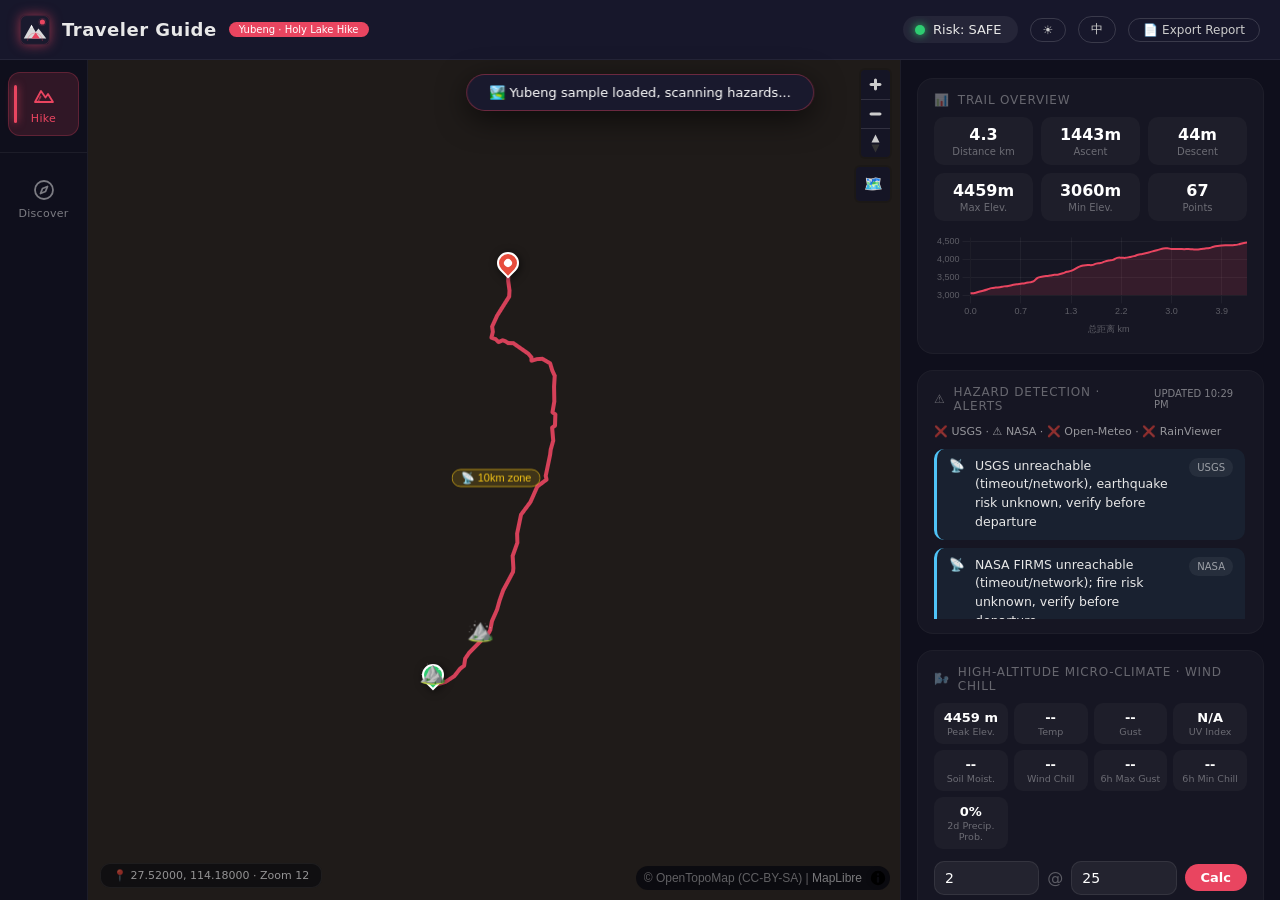
<file: index.html>
<!DOCTYPE html>
<html lang="zh-CN">
<head>
    <meta charset="UTF-8" />
    <meta name="viewport" content="width=device-width, initial-scale=1.0, maximum-scale=1.0, user-scalable=no" />
    <meta name="description" content="户外徒步路线态势感知与自然灾害交叉预警系统: 上传 GPX 轨迹, 检测周边 10km 山火/地震/暴雨灾害, 高海拔风寒指数" />
    <meta name="theme-color" content="#0a0a0f" />
    <meta name="mobile-web-app-capable" content="yes" />
    <meta name="apple-mobile-web-app-capable" content="yes" />
    <meta name="apple-mobile-web-app-status-bar-style" content="black-translucent" />
    <title>🏔️ Traveler Guide · 你好啊旅行者</title>

    <!-- ===== PWA ===== -->
    <link rel="manifest" href="manifest.json?v=21" />
    <link rel="icon" type="image/svg+xml" href="icons/icon.svg" />
    <link rel="apple-touch-icon" href="icons/icon.svg" />

    <!-- ===== 核心库: 本地 vendor 自托管(主源, 快且稳, 不依赖外部 CDN) ===== -->
    <!-- 2026-08-16: 大陆网络 CDN 不稳定(unpkg 8s/jsdelivr 超时)导致地图黑屏, 改为本地优先 -->
    <link rel="stylesheet" href="vendor/maplibre-gl.css" />
    <script src="vendor/maplibre-gl.js"></script>
    <script src="vendor/turf.min.js"></script>
    <script src="vendor/chart.umd.min.js"></script>

    <!-- ===== html2canvas / jsPDF (本地 vendor; 导出报告时按需动态加载, 见 exportReport) ===== -->
    <!-- 注意: 不用 defer+document.write — defer 未执行完时内联检查会误判未加载走 CDN 备用(被 CSP 拦), 改为 exportReport 内动态加载 vendor 本地文件 -->

    <!-- ===== CDN 备用源: 本地 vendor 加载失败时切换 CDN(双保险) ===== -->
    <script>
        if (typeof maplibregl === 'undefined') document.write('<script src="https://unpkg.com/maplibre-gl@4.7.1/dist/maplibre-gl.js" integrity="sha384-SYKAG6cglRMN0RVvhNeBY0r3FYKNOJtznwA0v7B5Vp9tr31xAHsZC0DqkQ/pZDmj" crossorigin="anonymous"><\/script>');
        if (typeof turf === 'undefined') document.write('<script src="https://unpkg.com/@turf/turf@6/turf.min.js" integrity="sha384-82q0nm29xZzIo5BMtDYnh2/NxeO6FoaK1S/0nF84w3cEsqbBfun3JdMyDVYWfVY5" crossorigin="anonymous"><\/script>');
        if (typeof Chart === 'undefined') document.write('<script src="https://cdnjs.cloudflare.com/ajax/libs/Chart.js/4.4.0/chart.umd.min.js" integrity="sha384-DhxhYObIMeMNGyAG7iK11OHzBIKyEIeRL0ad1iFPAOwZB8iirUlTT0O/WJJUk8+o" crossorigin="anonymous"><\/script>');
        if (!document.querySelector('link[href*="maplibre-gl.css"]')) document.write('<link rel="stylesheet" href="https://unpkg.com/maplibre-gl@4.7.1/dist/maplibre-gl.css" integrity="sha384-MinO0mNliZ3vwppuPOUnGa+iq619pfMhLVUXfC4LHwSCvF9H+6P/KO4Q7qBOYV5V" crossorigin="anonymous" />');
    </script>

    <!-- ===== Import Map: 3D 模块依赖映射 (three + addons, 供 js/3d.js 动态 import) ===== -->
    <!-- Import Map: three/plugin/addons 全部指向本地 vendor(大陆网络不依赖外部 CDN, 线上 3D 可用) -->
    <script type="importmap">
        {
            "imports": {
                "three": "./vendor/three.module.js",
                "three/addons/": "./vendor/three-addons/"
            }
        }
    </script>

    <!-- ===== 本地样式 ===== -->
    <link rel="stylesheet" href="css/style.css?v=21" />
</head>
<body>

<div id="app">
    <!-- ===================== 顶部导航栏 ===================== -->
    <header class="navbar">
        <div class="navbar-brand">
            <img class="logo" src="icons/icon.svg" alt="Traveler Guide" />
            <span data-i18n="brand.name">Traveler Guide 你好啊旅行者</span>
            <span class="badge" id="trailBadge" data-i18n="trail.name.yubeng">雨崩·神湖徒步</span>
        </div>
        <div class="navbar-actions">
            <div class="risk-pill" title="综合风险等级" data-i18n-title="risk.title">
                <span class="risk-dot safe" id="riskDot"></span>
                <span id="riskLabel" data-i18n="risk.detecting">综合风险: 检测中</span>
            </div>
            <button class="btn-outline" id="themeBtn" data-i18n-title="theme.btn" title="切换主题(暗色/浅色)" style="font-size:12px; padding:4px 12px;">☀️</button>
            <button class="btn-outline" id="langBtn" data-i18n="lang.btn" style="font-size:12px; padding:4px 12px;" title="中 / EN">EN</button>
            <button class="btn-outline" id="exportBtn" data-i18n="export.btn" style="font-size:12px; padding:4px 14px;">📄 导出报告</button>
        </div>
    </header>

    <!-- ===================== 主区域 ===================== -->
    <div class="main">
        <!-- 左: 垂直导航栏 (Gaia GPS 布局结构 + 本应用暗黑配色) -->
        <nav class="app-nav" aria-label="主导航">
            <!-- 第一组: 活动类型 -->
            <div class="nav-group">
                <button class="nav-item active" data-view="hike" data-i18n-title="nav.hike.title" title="Hike · 徒步态势感知">
                    <svg viewBox="0 0 24 24" fill="none" stroke="currentColor" stroke-width="1.8" stroke-linecap="round" stroke-linejoin="round" aria-hidden="true">
                        <path d="M3 19 9 8l4.5 6.5L16 11l5 8Z" />
                        <path d="M6 19 9 12.5" stroke-dasharray="2 2" opacity=".6" />
                    </svg>
                    <span data-i18n="nav.hike">Hike</span>
                </button>
            </div>
            <!-- 第二组: 探索 -->
            <div class="nav-group">
                <button class="nav-item" data-view="discover" data-i18n-title="nav.discover.title" title="Discover · 探索推荐路线">
                    <svg viewBox="0 0 24 24" fill="none" stroke="currentColor" stroke-width="1.8" stroke-linecap="round" stroke-linejoin="round" aria-hidden="true">
                        <circle cx="12" cy="12" r="9" />
                        <path d="m15.5 8.5-2 5-5 2 2-5Z" />
                    </svg>
                    <span data-i18n="nav.discover">Discover</span>
                </button>
            </div>
        </nav>

        <!-- 中: 地图区 -->
        <div class="map-wrapper">
            <div id="map"></div>

            <!-- 图层/底图控制面板(默认隐藏, 由 JS 移入右上角控件容器, 点击图层面板按钮弹出) -->
            <div class="map-overlay-controls" id="overlayPanel">
                <button data-basemap="amap" data-i18n-title="map.amap.title" title="高德矢量地图(大陆稳定)">🗺️ <span data-i18n="map.amap">高德</span></button>
                <button class="active" data-basemap="topo" data-i18n-title="map.topo.title" title="OpenTopoMap 地形图">🗺️ <span data-i18n="map.topo">地形</span></button>
                <button data-basemap="satellite" data-i18n-title="map.satellite.title" title="Esri 卫星影像">🛰️ <span data-i18n="map.satellite">卫星</span></button>
                <button data-basemap="osm" data-i18n-title="map.osm.title" title="OpenStreetMap 标准地图(备用)">🗺️ <span data-i18n="map.osm">OSM</span></button>
                <span class="sep"></span>
                <button data-layer="fires" class="active" data-i18n-title="layer.fires.title" title="NASA FIRMS/GIBS 卫星山火热点">🔥 <span data-i18n="layer.fires">山火</span></button>
                <button data-layer="quakes" class="active" data-i18n-title="layer.quakes.title" title="USGS 48h 地震">🌋 <span data-i18n="layer.quakes">地震</span></button>
                <button data-layer="buffer" class="active" data-i18n-title="layer.buffer.title" title="10km 监测缓冲区">⭕ <span data-i18n="layer.buffer">缓冲区</span></button>
                <button data-layer="contour" data-i18n-title="layer.contour.title" title="等高线叠加层">🗺️ <span data-i18n="layer.contour">等高线</span></button>
                <button data-layer="rain" data-i18n-title="layer.rain.title" title="RainViewer 雨带雷达(2小时推演)">🌧️ <span data-i18n="layer.rain">雨带</span></button>
                <span class="sep"></span>
                <button id="btn3d" data-i18n-title="btn.3d.title" title="3D 地形与模型浏览(按需加载)">🧊 <span data-i18n="btn.3d">3D</span></button>
            </div>

            <!-- 地图状态栏 -->
            <div class="map-statusbar" id="mapStatusbar">📍 27.52000, 114.18000 · Zoom 12</div>
        </div>

        <!-- 右: 侧栏 (移动端转底部) -->
        <aside class="side-panel" id="sidePanel">

            <!-- ===== Hike 视图: 态势感知(概况/预警/微气象) ===== -->
            <div class="view-panel active" data-view="hike">

            <!-- 卡片 2: 路线概况 + 海拔剖面 -->
            <div class="card">
                <div class="card-title"><span>📊</span><span data-i18n="trail.card">路线概况</span></div>
                <div class="trail-stats">
                    <div class="trail-stat-item"><div class="num" id="statDistance">--</div><div class="label" data-i18n="stat.dist">总距离 km</div></div>
                    <div class="trail-stat-item"><div class="num" id="statElevation">--</div><div class="label" data-i18n="stat.ascent">累计爬升</div></div>
                    <div class="trail-stat-item"><div class="num" id="statDescent">--</div><div class="label" data-i18n="stat.descent">累计下降</div></div>
                    <div class="trail-stat-item"><div class="num" id="statMaxEle">--</div><div class="label" data-i18n="stat.maxEle">最高海拔</div></div>
                    <div class="trail-stat-item"><div class="num" id="statMinEle">--</div><div class="label" data-i18n="stat.minEle">最低海拔</div></div>
                    <div class="trail-stat-item"><div class="num" id="statPoints">--</div><div class="label" data-i18n="stat.points">轨迹点数</div></div>
                </div>
                <div class="chart-container"><canvas id="elevationChart"></canvas></div>
            </div>

            <!-- 卡片 3: 灾害碰撞检测 · 预警列表 -->
            <div class="card">
                <div class="card-title">
                    <span>⚠️</span><span data-i18n="hazard.card">灾害碰撞检测 · 预警列表</span>
                    <span class="status" id="detectStatus"></span>
                </div>
                <div class="source-status" id="sourceStatus" data-i18n="hazard.init">⏳ 数据源初始化中...</div>
                <div class="alert-list" id="alertList">
                    <div class="alert-item safe"><span>✅</span><span class="txt" data-i18n="hazard.loading">正在加载示例轨迹并检测...</span></div>
                </div>
            </div>

            <!-- 卡片 4: 微气象 + 风寒指数 -->
            <div class="card">
                <div class="card-title"><span>🌬️</span><span data-i18n="wx.card">高海拔微气象 · 风寒指数</span></div>
                <div class="wx-grid">
                    <div class="wx-item"><div class="num" id="wxPeakEle">--</div><div class="label" data-i18n="wx.peakEle">最高点海拔</div></div>
                    <div class="wx-item"><div class="num" id="wxTemp">--</div><div class="label" data-i18n="wx.temp">实时气温</div></div>
                    <div class="wx-item"><div class="num" id="wxGust">--</div><div class="label" data-i18n="wx.gust">当前阵风</div></div>
                    <div class="wx-item"><div class="num" id="wxUV">--</div><div class="label" data-i18n="wx.uv">UV 指数</div></div>
                    <div class="wx-item"><div class="num" id="wxSoil">--</div><div class="label" data-i18n="wx.soil">土壤湿度</div></div>
                    <div class="wx-item"><div class="num" id="wxWc">--</div><div class="label" data-i18n="wx.wc">体感风寒</div></div>
                    <div class="wx-item"><div class="num" id="wxGust6h">--</div><div class="label" data-i18n="wx.gust6h">6h最大阵风</div></div>
                    <div class="wx-item"><div class="num" id="wxWc6h">--</div><div class="label" data-i18n="wx.wc6h">6h最低体感</div></div>
                    <div class="wx-item"><div class="num" id="wxPrecip">--</div><div class="label" data-i18n="wx.precip">2日降水概率</div></div>
                </div>
                <div class="windchill-calc">
                    <input type="number" id="tempInput" value="2" step="0.5" data-i18n-placeholder="wx.temp.ph" data-i18n-title="wx.temp.ph" placeholder="气温 °C" title="气温 °C" />
                    <span style="color:rgba(255,255,255,0.3);">@</span>
                    <input type="number" id="windInput" value="25" step="1" data-i18n-placeholder="wx.wind.ph" data-i18n-title="wx.wind.ph" placeholder="风速 km/h" title="风速 km/h" />
                    <button class="btn-primary" id="calcBtn" data-i18n="wx.calc" style="padding:6px 16px; font-size:13px;">计算</button>
                    <span class="windchill-result" id="windchillDisplay">--°C</span>
                </div>
                <div class="wc-note">
                    <div data-i18n="wx.note.risk">⚠️ 体感 &lt; 0°C 时存在失温风险</div>
                    <div data-i18n="wx.note.formula">公式: WC = 13.12 + 0.6215T − 11.37V^0.16 + 0.3965T·V^0.16</div>
                    <div data-i18n="wx.note.source">数据源: Open-Meteo (按轨迹最高点海拔插值)</div>
                </div>
            </div>

            </div><!-- /view-panel hike -->

            <!-- ===== Discover 视图: 上传轨迹 + 探索推荐路线 ===== -->
            <div class="view-panel" data-view="discover">

                <!-- 上传轨迹 (从 Hike 视图迁移至此, 置于最前) -->
                <div class="card">
                    <div class="card-title"><span>📤</span><span data-i18n="upload.card">上传轨迹 (GPX / KML / GeoJSON)</span></div>
                    <div class="upload-zone" id="uploadZone">
                        <span class="big-icon">📂</span>
                        <p data-i18n="upload.drop">拖拽或点击选择文件</p>
                        <span class="hint" data-i18n="upload.hint">支持 .gpx .kml .geojson · 最大 10MB</span>
                        <input type="file" id="fileInput" accept=".gpx,.kml,.geojson,.json" style="display:none;" />
                    </div>
                    <div class="upload-actions">
                        <button class="btn-outline" onclick="window.TrailSense && window.TrailSense.loadYubeng()" style="font-size:12px;">🏞️ <span data-i18n="upload.yubeng">雨崩徒步（内置）</span></button>
                        <button class="btn-outline" onclick="location.reload()" style="font-size:12px;">🗑️ <span data-i18n="upload.clear">清除</span></button>
                        <select class="buffer-select" id="bufferRadius" data-i18n-title="upload.radius.title" title="监测缓冲区半径">
                            <option value="5">5km</option>
                            <option value="10" selected>10km</option>
                            <option value="20">20km</option>
                            <option value="30">30km</option>
                        </select>
                    </div>
                </div>

                <div class="card">
                    <div class="card-title"><span>🧭</span><span data-i18n="discover.card">探索 · 世界知名徒步路线</span></div>
                    <p class="discover-intro" data-i18n="discover.intro">
                        选择一条示例路线加载到地图, 系统会自动进行 10km 灾害碰撞检测、
                        高海拔微气象评估与风寒指数计算。加载完成后自动返回 Hike 视图。
                    </p>
                </div>

                <div class="card route-card">
                    <div class="route-head">
                        <span class="route-flag">🏞️</span>
                        <div class="route-meta">
                            <div class="route-name" data-i18n="route.yubeng.name">雨崩·神湖徒步</div>
                            <div class="route-sub" data-i18n="route.yubeng.sub">云南梅里雪山 · 高海拔徒步 · 最高 4460m</div>
                        </div>
                    </div>
                    <button class="btn-primary route-load" data-trail="yubeng"><span data-i18n="route.load">加载并检测</span></button>
                </div>

                <div class="card">
                    <div class="card-title"><span>💡</span><span data-i18n="discover.tips.title">使用提示</span></div>
                    <p class="discover-tip">
                        <span data-i18n="discover.tips.line1">· 雨崩徒步为真实轨迹 (GPX)</span><br />
                        <span data-i18n="discover.tips.line2">· 在上方上传自己的 GPX / KML / GeoJSON 轨迹, 加载后自动回到 Hike 视图</span><br />
                        <span data-i18n="discover.tips.line3">· 点击地图上的 🔴 起点 / 🟢 终点 / ⛰️ 景点可查看详情</span>
                    </p>
                </div>
            </div><!-- /view-panel discover -->
        </aside>
    </div>
</div>

<!-- Toast 提示 -->
<div id="toast"></div>

<!-- ===== 本地 JS: 依赖顺序 i18n → geo → hazards → weather → app ===== -->
<script src="js/i18n.js?v=21"></script>
<script src="js/geo.js?v=21"></script>
<script src="js/hazards.js?v=21"></script>
<script src="js/weather.js?v=21"></script>
<script src="js/app.js?v=21"></script>
</body>
</html>
</file>
<file: vendor/maplibre-gl.css>
.maplibregl-map{font:12px/20px Helvetica Neue,Arial,Helvetica,sans-serif;overflow:hidden;position:relative;-webkit-tap-highlight-color:rgb(0 0 0/0)}.maplibregl-canvas{left:0;position:absolute;top:0}.maplibregl-map:fullscreen{height:100%;width:100%}.maplibregl-ctrl-group button.maplibregl-ctrl-compass{touch-action:none}.maplibregl-canvas-container.maplibregl-interactive,.maplibregl-ctrl-group button.maplibregl-ctrl-compass{cursor:grab;-webkit-user-select:none;-moz-user-select:none;user-select:none}.maplibregl-canvas-container.maplibregl-interactive.maplibregl-track-pointer{cursor:pointer}.maplibregl-canvas-container.maplibregl-interactive:active,.maplibregl-ctrl-group button.maplibregl-ctrl-compass:active{cursor:grabbing}.maplibregl-canvas-container.maplibregl-touch-zoom-rotate,.maplibregl-canvas-container.maplibregl-touch-zoom-rotate .maplibregl-canvas{touch-action:pan-x pan-y}.maplibregl-canvas-container.maplibregl-touch-drag-pan,.maplibregl-canvas-container.maplibregl-touch-drag-pan .maplibregl-canvas{touch-action:pinch-zoom}.maplibregl-canvas-container.maplibregl-touch-zoom-rotate.maplibregl-touch-drag-pan,.maplibregl-canvas-container.maplibregl-touch-zoom-rotate.maplibregl-touch-drag-pan .maplibregl-canvas{touch-action:none}.maplibregl-canvas-container.maplibregl-touch-drag-pan.maplibregl-cooperative-gestures,.maplibregl-canvas-container.maplibregl-touch-drag-pan.maplibregl-cooperative-gestures .maplibregl-canvas{touch-action:pan-x pan-y}.maplibregl-ctrl-bottom-left,.maplibregl-ctrl-bottom-right,.maplibregl-ctrl-top-left,.maplibregl-ctrl-top-right{pointer-events:none;position:absolute;z-index:2}.maplibregl-ctrl-top-left{left:0;top:0}.maplibregl-ctrl-top-right{right:0;top:0}.maplibregl-ctrl-bottom-left{bottom:0;left:0}.maplibregl-ctrl-bottom-right{bottom:0;right:0}.maplibregl-ctrl{clear:both;pointer-events:auto;transform:translate(0)}.maplibregl-ctrl-top-left .maplibregl-ctrl{float:left;margin:10px 0 0 10px}.maplibregl-ctrl-top-right .maplibregl-ctrl{float:right;margin:10px 10px 0 0}.maplibregl-ctrl-bottom-left .maplibregl-ctrl{float:left;margin:0 0 10px 10px}.maplibregl-ctrl-bottom-right .maplibregl-ctrl{float:right;margin:0 10px 10px 0}.maplibregl-ctrl-group{background:#fff;border-radius:4px}.maplibregl-ctrl-group:not(:empty){box-shadow:0 0 0 2px rgba(0,0,0,.1)}@media (forced-colors:active){.maplibregl-ctrl-group:not(:empty){box-shadow:0 0 0 2px ButtonText}}.maplibregl-ctrl-group button{background-color:transparent;border:0;box-sizing:border-box;cursor:pointer;display:block;height:29px;outline:none;padding:0;width:29px}.maplibregl-ctrl-group button+button{border-top:1px solid #ddd}.maplibregl-ctrl button .maplibregl-ctrl-icon{background-position:50%;background-repeat:no-repeat;display:block;height:100%;width:100%}@media (forced-colors:active){.maplibregl-ctrl-icon{background-color:transparent}.maplibregl-ctrl-group button+button{border-top:1px solid ButtonText}}.maplibregl-ctrl button::-moz-focus-inner{border:0;padding:0}.maplibregl-ctrl-attrib-button:focus,.maplibregl-ctrl-group button:focus{box-shadow:0 0 2px 2px #0096ff}.maplibregl-ctrl button:disabled{cursor:not-allowed}.maplibregl-ctrl button:disabled .maplibregl-ctrl-icon{opacity:.25}.maplibregl-ctrl button:not(:disabled):hover{background-color:rgb(0 0 0/5%)}.maplibregl-ctrl-group button:focus:focus-visible{box-shadow:0 0 2px 2px #0096ff}.maplibregl-ctrl-group button:focus:not(:focus-visible){box-shadow:none}.maplibregl-ctrl-group button:focus:first-child{border-radius:4px 4px 0 0}.maplibregl-ctrl-group button:focus:last-child{border-radius:0 0 4px 4px}.maplibregl-ctrl-group button:focus:only-child{border-radius:inherit}.maplibregl-ctrl button.maplibregl-ctrl-zoom-out .maplibregl-ctrl-icon{background-image:url("data:image/svg+xml;charset=utf-8,%3Csvg xmlns='http://www.w3.org/2000/svg' width='29' height='29' fill='%23333' viewBox='0 0 29 29'%3E%3Cpath d='M10 13c-.75 0-1.5.75-1.5 1.5S9.25 16 10 16h9c.75 0 1.5-.75 1.5-1.5S19.75 13 19 13z'/%3E%3C/svg%3E")}.maplibregl-ctrl button.maplibregl-ctrl-zoom-in .maplibregl-ctrl-icon{background-image:url("data:image/svg+xml;charset=utf-8,%3Csvg xmlns='http://www.w3.org/2000/svg' width='29' height='29' fill='%23333' viewBox='0 0 29 29'%3E%3Cpath d='M14.5 8.5c-.75 0-1.5.75-1.5 1.5v3h-3c-.75 0-1.5.75-1.5 1.5S9.25 16 10 16h3v3c0 .75.75 1.5 1.5 1.5S16 19.75 16 19v-3h3c.75 0 1.5-.75 1.5-1.5S19.75 13 19 13h-3v-3c0-.75-.75-1.5-1.5-1.5'/%3E%3C/svg%3E")}@media (forced-colors:active){.maplibregl-ctrl button.maplibregl-ctrl-zoom-out .maplibregl-ctrl-icon{background-image:url("data:image/svg+xml;charset=utf-8,%3Csvg xmlns='http://www.w3.org/2000/svg' width='29' height='29' fill='%23fff' viewBox='0 0 29 29'%3E%3Cpath d='M10 13c-.75 0-1.5.75-1.5 1.5S9.25 16 10 16h9c.75 0 1.5-.75 1.5-1.5S19.75 13 19 13z'/%3E%3C/svg%3E")}.maplibregl-ctrl button.maplibregl-ctrl-zoom-in .maplibregl-ctrl-icon{background-image:url("data:image/svg+xml;charset=utf-8,%3Csvg xmlns='http://www.w3.org/2000/svg' width='29' height='29' fill='%23fff' viewBox='0 0 29 29'%3E%3Cpath d='M14.5 8.5c-.75 0-1.5.75-1.5 1.5v3h-3c-.75 0-1.5.75-1.5 1.5S9.25 16 10 16h3v3c0 .75.75 1.5 1.5 1.5S16 19.75 16 19v-3h3c.75 0 1.5-.75 1.5-1.5S19.75 13 19 13h-3v-3c0-.75-.75-1.5-1.5-1.5'/%3E%3C/svg%3E")}}@media (forced-colors:active) and (prefers-color-scheme:light){.maplibregl-ctrl button.maplibregl-ctrl-zoom-out .maplibregl-ctrl-icon{background-image:url("data:image/svg+xml;charset=utf-8,%3Csvg xmlns='http://www.w3.org/2000/svg' width='29' height='29' viewBox='0 0 29 29'%3E%3Cpath d='M10 13c-.75 0-1.5.75-1.5 1.5S9.25 16 10 16h9c.75 0 1.5-.75 1.5-1.5S19.75 13 19 13z'/%3E%3C/svg%3E")}.maplibregl-ctrl button.maplibregl-ctrl-zoom-in .maplibregl-ctrl-icon{background-image:url("data:image/svg+xml;charset=utf-8,%3Csvg xmlns='http://www.w3.org/2000/svg' width='29' height='29' viewBox='0 0 29 29'%3E%3Cpath d='M14.5 8.5c-.75 0-1.5.75-1.5 1.5v3h-3c-.75 0-1.5.75-1.5 1.5S9.25 16 10 16h3v3c0 .75.75 1.5 1.5 1.5S16 19.75 16 19v-3h3c.75 0 1.5-.75 1.5-1.5S19.75 13 19 13h-3v-3c0-.75-.75-1.5-1.5-1.5'/%3E%3C/svg%3E")}}.maplibregl-ctrl button.maplibregl-ctrl-fullscreen .maplibregl-ctrl-icon{background-image:url("data:image/svg+xml;charset=utf-8,%3Csvg xmlns='http://www.w3.org/2000/svg' width='29' height='29' fill='%23333' viewBox='0 0 29 29'%3E%3Cpath d='M24 16v5.5c0 1.75-.75 2.5-2.5 2.5H16v-1l3-1.5-4-5.5 1-1 5.5 4 1.5-3zM6 16l1.5 3 5.5-4 1 1-4 5.5 3 1.5v1H7.5C5.75 24 5 23.25 5 21.5V16zm7-11v1l-3 1.5 4 5.5-1 1-5.5-4L6 13H5V7.5C5 5.75 5.75 5 7.5 5zm11 2.5c0-1.75-.75-2.5-2.5-2.5H16v1l3 1.5-4 5.5 1 1 5.5-4 1.5 3h1z'/%3E%3C/svg%3E")}.maplibregl-ctrl button.maplibregl-ctrl-shrink .maplibregl-ctrl-icon{background-image:url("data:image/svg+xml;charset=utf-8,%3Csvg xmlns='http://www.w3.org/2000/svg' width='29' height='29' viewBox='0 0 29 29'%3E%3Cpath d='M18.5 16c-1.75 0-2.5.75-2.5 2.5V24h1l1.5-3 5.5 4 1-1-4-5.5 3-1.5v-1zM13 18.5c0-1.75-.75-2.5-2.5-2.5H5v1l3 1.5L4 24l1 1 5.5-4 1.5 3h1zm3-8c0 1.75.75 2.5 2.5 2.5H24v-1l-3-1.5L25 5l-1-1-5.5 4L17 5h-1zM10.5 13c1.75 0 2.5-.75 2.5-2.5V5h-1l-1.5 3L5 4 4 5l4 5.5L5 12v1z'/%3E%3C/svg%3E")}@media (forced-colors:active){.maplibregl-ctrl button.maplibregl-ctrl-fullscreen .maplibregl-ctrl-icon{background-image:url("data:image/svg+xml;charset=utf-8,%3Csvg xmlns='http://www.w3.org/2000/svg' width='29' height='29' fill='%23fff' viewBox='0 0 29 29'%3E%3Cpath d='M24 16v5.5c0 1.75-.75 2.5-2.5 2.5H16v-1l3-1.5-4-5.5 1-1 5.5 4 1.5-3zM6 16l1.5 3 5.5-4 1 1-4 5.5 3 1.5v1H7.5C5.75 24 5 23.25 5 21.5V16zm7-11v1l-3 1.5 4 5.5-1 1-5.5-4L6 13H5V7.5C5 5.75 5.75 5 7.5 5zm11 2.5c0-1.75-.75-2.5-2.5-2.5H16v1l3 1.5-4 5.5 1 1 5.5-4 1.5 3h1z'/%3E%3C/svg%3E")}.maplibregl-ctrl button.maplibregl-ctrl-shrink .maplibregl-ctrl-icon{background-image:url("data:image/svg+xml;charset=utf-8,%3Csvg xmlns='http://www.w3.org/2000/svg' width='29' height='29' fill='%23fff' viewBox='0 0 29 29'%3E%3Cpath d='M18.5 16c-1.75 0-2.5.75-2.5 2.5V24h1l1.5-3 5.5 4 1-1-4-5.5 3-1.5v-1zM13 18.5c0-1.75-.75-2.5-2.5-2.5H5v1l3 1.5L4 24l1 1 5.5-4 1.5 3h1zm3-8c0 1.75.75 2.5 2.5 2.5H24v-1l-3-1.5L25 5l-1-1-5.5 4L17 5h-1zM10.5 13c1.75 0 2.5-.75 2.5-2.5V5h-1l-1.5 3L5 4 4 5l4 5.5L5 12v1z'/%3E%3C/svg%3E")}}@media (forced-colors:active) and (prefers-color-scheme:light){.maplibregl-ctrl button.maplibregl-ctrl-fullscreen .maplibregl-ctrl-icon{background-image:url("data:image/svg+xml;charset=utf-8,%3Csvg xmlns='http://www.w3.org/2000/svg' width='29' height='29' viewBox='0 0 29 29'%3E%3Cpath d='M24 16v5.5c0 1.75-.75 2.5-2.5 2.5H16v-1l3-1.5-4-5.5 1-1 5.5 4 1.5-3zM6 16l1.5 3 5.5-4 1 1-4 5.5 3 1.5v1H7.5C5.75 24 5 23.25 5 21.5V16zm7-11v1l-3 1.5 4 5.5-1 1-5.5-4L6 13H5V7.5C5 5.75 5.75 5 7.5 5zm11 2.5c0-1.75-.75-2.5-2.5-2.5H16v1l3 1.5-4 5.5 1 1 5.5-4 1.5 3h1z'/%3E%3C/svg%3E")}.maplibregl-ctrl button.maplibregl-ctrl-shrink .maplibregl-ctrl-icon{background-image:url("data:image/svg+xml;charset=utf-8,%3Csvg xmlns='http://www.w3.org/2000/svg' width='29' height='29' viewBox='0 0 29 29'%3E%3Cpath d='M18.5 16c-1.75 0-2.5.75-2.5 2.5V24h1l1.5-3 5.5 4 1-1-4-5.5 3-1.5v-1zM13 18.5c0-1.75-.75-2.5-2.5-2.5H5v1l3 1.5L4 24l1 1 5.5-4 1.5 3h1zm3-8c0 1.75.75 2.5 2.5 2.5H24v-1l-3-1.5L25 5l-1-1-5.5 4L17 5h-1zM10.5 13c1.75 0 2.5-.75 2.5-2.5V5h-1l-1.5 3L5 4 4 5l4 5.5L5 12v1z'/%3E%3C/svg%3E")}}.maplibregl-ctrl button.maplibregl-ctrl-compass .maplibregl-ctrl-icon{background-image:url("data:image/svg+xml;charset=utf-8,%3Csvg xmlns='http://www.w3.org/2000/svg' width='29' height='29' fill='%23333' viewBox='0 0 29 29'%3E%3Cpath d='m10.5 14 4-8 4 8z'/%3E%3Cpath fill='%23ccc' d='m10.5 16 4 8 4-8z'/%3E%3C/svg%3E")}@media (forced-colors:active){.maplibregl-ctrl button.maplibregl-ctrl-compass .maplibregl-ctrl-icon{background-image:url("data:image/svg+xml;charset=utf-8,%3Csvg xmlns='http://www.w3.org/2000/svg' width='29' height='29' fill='%23fff' viewBox='0 0 29 29'%3E%3Cpath d='m10.5 14 4-8 4 8z'/%3E%3Cpath fill='%23ccc' d='m10.5 16 4 8 4-8z'/%3E%3C/svg%3E")}}@media (forced-colors:active) and (prefers-color-scheme:light){.maplibregl-ctrl button.maplibregl-ctrl-compass .maplibregl-ctrl-icon{background-image:url("data:image/svg+xml;charset=utf-8,%3Csvg xmlns='http://www.w3.org/2000/svg' width='29' height='29' viewBox='0 0 29 29'%3E%3Cpath d='m10.5 14 4-8 4 8z'/%3E%3Cpath fill='%23ccc' d='m10.5 16 4 8 4-8z'/%3E%3C/svg%3E")}}.maplibregl-ctrl button.maplibregl-ctrl-terrain .maplibregl-ctrl-icon{background-image:url("data:image/svg+xml;charset=utf-8,%3Csvg xmlns='http://www.w3.org/2000/svg' width='22' height='22' fill='%23333' viewBox='0 0 22 22'%3E%3Cpath d='m1.754 13.406 4.453-4.851 3.09 3.09 3.281 3.277.969-.969-3.309-3.312 3.844-4.121 6.148 6.886h1.082v-.855l-7.207-8.07-4.84 5.187L6.169 6.57l-5.48 5.965v.871ZM.688 16.844h20.625v1.375H.688Zm0 0'/%3E%3C/svg%3E")}.maplibregl-ctrl button.maplibregl-ctrl-terrain-enabled .maplibregl-ctrl-icon{background-image:url("data:image/svg+xml;charset=utf-8,%3Csvg xmlns='http://www.w3.org/2000/svg' width='22' height='22' fill='%2333b5e5' viewBox='0 0 22 22'%3E%3Cpath d='m1.754 13.406 4.453-4.851 3.09 3.09 3.281 3.277.969-.969-3.309-3.312 3.844-4.121 6.148 6.886h1.082v-.855l-7.207-8.07-4.84 5.187L6.169 6.57l-5.48 5.965v.871ZM.688 16.844h20.625v1.375H.688Zm0 0'/%3E%3C/svg%3E")}.maplibregl-ctrl button.maplibregl-ctrl-geolocate .maplibregl-ctrl-icon{background-image:url("data:image/svg+xml;charset=utf-8,%3Csvg xmlns='http://www.w3.org/2000/svg' width='29' height='29' fill='%23333' viewBox='0 0 20 20'%3E%3Cpath d='M10 4C9 4 9 5 9 5v.1A5 5 0 0 0 5.1 9H5s-1 0-1 1 1 1 1 1h.1A5 5 0 0 0 9 14.9v.1s0 1 1 1 1-1 1-1v-.1a5 5 0 0 0 3.9-3.9h.1s1 0 1-1-1-1-1-1h-.1A5 5 0 0 0 11 5.1V5s0-1-1-1m0 2.5a3.5 3.5 0 1 1 0 7 3.5 3.5 0 1 1 0-7'/%3E%3Ccircle cx='10' cy='10' r='2'/%3E%3C/svg%3E")}.maplibregl-ctrl button.maplibregl-ctrl-geolocate:disabled .maplibregl-ctrl-icon{background-image:url("data:image/svg+xml;charset=utf-8,%3Csvg xmlns='http://www.w3.org/2000/svg' width='29' height='29' fill='%23aaa' viewBox='0 0 20 20'%3E%3Cpath d='M10 4C9 4 9 5 9 5v.1A5 5 0 0 0 5.1 9H5s-1 0-1 1 1 1 1 1h.1A5 5 0 0 0 9 14.9v.1s0 1 1 1 1-1 1-1v-.1a5 5 0 0 0 3.9-3.9h.1s1 0 1-1-1-1-1-1h-.1A5 5 0 0 0 11 5.1V5s0-1-1-1m0 2.5a3.5 3.5 0 1 1 0 7 3.5 3.5 0 1 1 0-7'/%3E%3Ccircle cx='10' cy='10' r='2'/%3E%3Cpath fill='red' d='m14 5 1 1-9 9-1-1z'/%3E%3C/svg%3E")}.maplibregl-ctrl button.maplibregl-ctrl-geolocate.maplibregl-ctrl-geolocate-active .maplibregl-ctrl-icon{background-image:url("data:image/svg+xml;charset=utf-8,%3Csvg xmlns='http://www.w3.org/2000/svg' width='29' height='29' fill='%2333b5e5' viewBox='0 0 20 20'%3E%3Cpath d='M10 4C9 4 9 5 9 5v.1A5 5 0 0 0 5.1 9H5s-1 0-1 1 1 1 1 1h.1A5 5 0 0 0 9 14.9v.1s0 1 1 1 1-1 1-1v-.1a5 5 0 0 0 3.9-3.9h.1s1 0 1-1-1-1-1-1h-.1A5 5 0 0 0 11 5.1V5s0-1-1-1m0 2.5a3.5 3.5 0 1 1 0 7 3.5 3.5 0 1 1 0-7'/%3E%3Ccircle cx='10' cy='10' r='2'/%3E%3C/svg%3E")}.maplibregl-ctrl button.maplibregl-ctrl-geolocate.maplibregl-ctrl-geolocate-active-error .maplibregl-ctrl-icon{background-image:url("data:image/svg+xml;charset=utf-8,%3Csvg xmlns='http://www.w3.org/2000/svg' width='29' height='29' fill='%23e58978' viewBox='0 0 20 20'%3E%3Cpath d='M10 4C9 4 9 5 9 5v.1A5 5 0 0 0 5.1 9H5s-1 0-1 1 1 1 1 1h.1A5 5 0 0 0 9 14.9v.1s0 1 1 1 1-1 1-1v-.1a5 5 0 0 0 3.9-3.9h.1s1 0 1-1-1-1-1-1h-.1A5 5 0 0 0 11 5.1V5s0-1-1-1m0 2.5a3.5 3.5 0 1 1 0 7 3.5 3.5 0 1 1 0-7'/%3E%3Ccircle cx='10' cy='10' r='2'/%3E%3C/svg%3E")}.maplibregl-ctrl button.maplibregl-ctrl-geolocate.maplibregl-ctrl-geolocate-background .maplibregl-ctrl-icon{background-image:url("data:image/svg+xml;charset=utf-8,%3Csvg xmlns='http://www.w3.org/2000/svg' width='29' height='29' fill='%2333b5e5' viewBox='0 0 20 20'%3E%3Cpath d='M10 4C9 4 9 5 9 5v.1A5 5 0 0 0 5.1 9H5s-1 0-1 1 1 1 1 1h.1A5 5 0 0 0 9 14.9v.1s0 1 1 1 1-1 1-1v-.1a5 5 0 0 0 3.9-3.9h.1s1 0 1-1-1-1-1-1h-.1A5 5 0 0 0 11 5.1V5s0-1-1-1m0 2.5a3.5 3.5 0 1 1 0 7 3.5 3.5 0 1 1 0-7'/%3E%3C/svg%3E")}.maplibregl-ctrl button.maplibregl-ctrl-geolocate.maplibregl-ctrl-geolocate-background-error .maplibregl-ctrl-icon{background-image:url("data:image/svg+xml;charset=utf-8,%3Csvg xmlns='http://www.w3.org/2000/svg' width='29' height='29' fill='%23e54e33' viewBox='0 0 20 20'%3E%3Cpath d='M10 4C9 4 9 5 9 5v.1A5 5 0 0 0 5.1 9H5s-1 0-1 1 1 1 1 1h.1A5 5 0 0 0 9 14.9v.1s0 1 1 1 1-1 1-1v-.1a5 5 0 0 0 3.9-3.9h.1s1 0 1-1-1-1-1-1h-.1A5 5 0 0 0 11 5.1V5s0-1-1-1m0 2.5a3.5 3.5 0 1 1 0 7 3.5 3.5 0 1 1 0-7'/%3E%3C/svg%3E")}.maplibregl-ctrl button.maplibregl-ctrl-geolocate.maplibregl-ctrl-geolocate-waiting .maplibregl-ctrl-icon{animation:maplibregl-spin 2s linear infinite}@media (forced-colors:active){.maplibregl-ctrl button.maplibregl-ctrl-geolocate .maplibregl-ctrl-icon{background-image:url("data:image/svg+xml;charset=utf-8,%3Csvg xmlns='http://www.w3.org/2000/svg' width='29' height='29' fill='%23fff' viewBox='0 0 20 20'%3E%3Cpath d='M10 4C9 4 9 5 9 5v.1A5 5 0 0 0 5.1 9H5s-1 0-1 1 1 1 1 1h.1A5 5 0 0 0 9 14.9v.1s0 1 1 1 1-1 1-1v-.1a5 5 0 0 0 3.9-3.9h.1s1 0 1-1-1-1-1-1h-.1A5 5 0 0 0 11 5.1V5s0-1-1-1m0 2.5a3.5 3.5 0 1 1 0 7 3.5 3.5 0 1 1 0-7'/%3E%3Ccircle cx='10' cy='10' r='2'/%3E%3C/svg%3E")}.maplibregl-ctrl button.maplibregl-ctrl-geolocate:disabled .maplibregl-ctrl-icon{background-image:url("data:image/svg+xml;charset=utf-8,%3Csvg xmlns='http://www.w3.org/2000/svg' width='29' height='29' fill='%23999' viewBox='0 0 20 20'%3E%3Cpath d='M10 4C9 4 9 5 9 5v.1A5 5 0 0 0 5.1 9H5s-1 0-1 1 1 1 1 1h.1A5 5 0 0 0 9 14.9v.1s0 1 1 1 1-1 1-1v-.1a5 5 0 0 0 3.9-3.9h.1s1 0 1-1-1-1-1-1h-.1A5 5 0 0 0 11 5.1V5s0-1-1-1m0 2.5a3.5 3.5 0 1 1 0 7 3.5 3.5 0 1 1 0-7'/%3E%3Ccircle cx='10' cy='10' r='2'/%3E%3Cpath fill='red' d='m14 5 1 1-9 9-1-1z'/%3E%3C/svg%3E")}.maplibregl-ctrl button.maplibregl-ctrl-geolocate.maplibregl-ctrl-geolocate-active .maplibregl-ctrl-icon{background-image:url("data:image/svg+xml;charset=utf-8,%3Csvg xmlns='http://www.w3.org/2000/svg' width='29' height='29' fill='%2333b5e5' viewBox='0 0 20 20'%3E%3Cpath d='M10 4C9 4 9 5 9 5v.1A5 5 0 0 0 5.1 9H5s-1 0-1 1 1 1 1 1h.1A5 5 0 0 0 9 14.9v.1s0 1 1 1 1-1 1-1v-.1a5 5 0 0 0 3.9-3.9h.1s1 0 1-1-1-1-1-1h-.1A5 5 0 0 0 11 5.1V5s0-1-1-1m0 2.5a3.5 3.5 0 1 1 0 7 3.5 3.5 0 1 1 0-7'/%3E%3Ccircle cx='10' cy='10' r='2'/%3E%3C/svg%3E")}.maplibregl-ctrl button.maplibregl-ctrl-geolocate.maplibregl-ctrl-geolocate-active-error .maplibregl-ctrl-icon{background-image:url("data:image/svg+xml;charset=utf-8,%3Csvg xmlns='http://www.w3.org/2000/svg' width='29' height='29' fill='%23e58978' viewBox='0 0 20 20'%3E%3Cpath d='M10 4C9 4 9 5 9 5v.1A5 5 0 0 0 5.1 9H5s-1 0-1 1 1 1 1 1h.1A5 5 0 0 0 9 14.9v.1s0 1 1 1 1-1 1-1v-.1a5 5 0 0 0 3.9-3.9h.1s1 0 1-1-1-1-1-1h-.1A5 5 0 0 0 11 5.1V5s0-1-1-1m0 2.5a3.5 3.5 0 1 1 0 7 3.5 3.5 0 1 1 0-7'/%3E%3Ccircle cx='10' cy='10' r='2'/%3E%3C/svg%3E")}.maplibregl-ctrl button.maplibregl-ctrl-geolocate.maplibregl-ctrl-geolocate-background .maplibregl-ctrl-icon{background-image:url("data:image/svg+xml;charset=utf-8,%3Csvg xmlns='http://www.w3.org/2000/svg' width='29' height='29' fill='%2333b5e5' viewBox='0 0 20 20'%3E%3Cpath d='M10 4C9 4 9 5 9 5v.1A5 5 0 0 0 5.1 9H5s-1 0-1 1 1 1 1 1h.1A5 5 0 0 0 9 14.9v.1s0 1 1 1 1-1 1-1v-.1a5 5 0 0 0 3.9-3.9h.1s1 0 1-1-1-1-1-1h-.1A5 5 0 0 0 11 5.1V5s0-1-1-1m0 2.5a3.5 3.5 0 1 1 0 7 3.5 3.5 0 1 1 0-7'/%3E%3C/svg%3E")}.maplibregl-ctrl button.maplibregl-ctrl-geolocate.maplibregl-ctrl-geolocate-background-error .maplibregl-ctrl-icon{background-image:url("data:image/svg+xml;charset=utf-8,%3Csvg xmlns='http://www.w3.org/2000/svg' width='29' height='29' fill='%23e54e33' viewBox='0 0 20 20'%3E%3Cpath d='M10 4C9 4 9 5 9 5v.1A5 5 0 0 0 5.1 9H5s-1 0-1 1 1 1 1 1h.1A5 5 0 0 0 9 14.9v.1s0 1 1 1 1-1 1-1v-.1a5 5 0 0 0 3.9-3.9h.1s1 0 1-1-1-1-1-1h-.1A5 5 0 0 0 11 5.1V5s0-1-1-1m0 2.5a3.5 3.5 0 1 1 0 7 3.5 3.5 0 1 1 0-7'/%3E%3C/svg%3E")}}@media (forced-colors:active) and (prefers-color-scheme:light){.maplibregl-ctrl button.maplibregl-ctrl-geolocate .maplibregl-ctrl-icon{background-image:url("data:image/svg+xml;charset=utf-8,%3Csvg xmlns='http://www.w3.org/2000/svg' width='29' height='29' viewBox='0 0 20 20'%3E%3Cpath d='M10 4C9 4 9 5 9 5v.1A5 5 0 0 0 5.1 9H5s-1 0-1 1 1 1 1 1h.1A5 5 0 0 0 9 14.9v.1s0 1 1 1 1-1 1-1v-.1a5 5 0 0 0 3.9-3.9h.1s1 0 1-1-1-1-1-1h-.1A5 5 0 0 0 11 5.1V5s0-1-1-1m0 2.5a3.5 3.5 0 1 1 0 7 3.5 3.5 0 1 1 0-7'/%3E%3Ccircle cx='10' cy='10' r='2'/%3E%3C/svg%3E")}.maplibregl-ctrl button.maplibregl-ctrl-geolocate:disabled .maplibregl-ctrl-icon{background-image:url("data:image/svg+xml;charset=utf-8,%3Csvg xmlns='http://www.w3.org/2000/svg' width='29' height='29' fill='%23666' viewBox='0 0 20 20'%3E%3Cpath d='M10 4C9 4 9 5 9 5v.1A5 5 0 0 0 5.1 9H5s-1 0-1 1 1 1 1 1h.1A5 5 0 0 0 9 14.9v.1s0 1 1 1 1-1 1-1v-.1a5 5 0 0 0 3.9-3.9h.1s1 0 1-1-1-1-1-1h-.1A5 5 0 0 0 11 5.1V5s0-1-1-1m0 2.5a3.5 3.5 0 1 1 0 7 3.5 3.5 0 1 1 0-7'/%3E%3Ccircle cx='10' cy='10' r='2'/%3E%3Cpath fill='red' d='m14 5 1 1-9 9-1-1z'/%3E%3C/svg%3E")}}@keyframes maplibregl-spin{0%{transform:rotate(0deg)}to{transform:rotate(1turn)}}a.maplibregl-ctrl-logo{background-image:url("data:image/svg+xml;charset=utf-8,%3Csvg xmlns='http://www.w3.org/2000/svg' width='88' height='23' fill='none'%3E%3Cpath fill='%23000' fill-opacity='.4' fill-rule='evenodd' d='M17.408 16.796h-1.827l2.501-12.095h.198l3.324 6.533.988 2.19.988-2.19 3.258-6.533h.181l2.6 12.095h-1.81l-1.218-5.644-.362-1.71-.658 1.71-2.929 5.644h-.098l-2.914-5.644-.757-1.71-.345 1.71zm1.958-3.42-.726 3.663a1.255 1.255 0 0 1-1.232 1.011h-1.827a1.255 1.255 0 0 1-1.229-1.509l2.501-12.095a1.255 1.255 0 0 1 1.23-1.001h.197a1.25 1.25 0 0 1 1.12.685l3.19 6.273 3.125-6.263a1.25 1.25 0 0 1 1.123-.695h.181a1.255 1.255 0 0 1 1.227.991l1.443 6.71a5 5 0 0 1 .314-.787l.009-.016a4.6 4.6 0 0 1 1.777-1.887c.782-.46 1.668-.667 2.611-.667a4.6 4.6 0 0 1 1.7.32l.306.134c.21-.16.474-.256.759-.256h1.694a1.255 1.255 0 0 1 1.212.925 1.255 1.255 0 0 1 1.212-.925h1.711c.284 0 .545.094.755.252.613-.3 1.312-.45 2.075-.45 1.356 0 2.557.445 3.482 1.4q.47.48.763 1.064V4.701a1.255 1.255 0 0 1 1.255-1.255h1.86A1.255 1.255 0 0 1 54.44 4.7v9.194h2.217c.19 0 .37.043.532.118v-4.77c0-.356.147-.678.385-.906a2.42 2.42 0 0 1-.682-1.71c0-.665.267-1.253.735-1.7a2.45 2.45 0 0 1 1.722-.674 2.43 2.43 0 0 1 1.705.675q.318.302.504.683V4.7a1.255 1.255 0 0 1 1.255-1.255h1.744A1.255 1.255 0 0 1 65.812 4.7v3.335a4.8 4.8 0 0 1 1.526-.246c.938 0 1.817.214 2.59.69a4.47 4.47 0 0 1 1.67 1.743v-.98a1.255 1.255 0 0 1 1.256-1.256h1.777c.233 0 .451.064.639.174a3.4 3.4 0 0 1 1.567-.372c.346 0 .861.02 1.285.232a1.25 1.25 0 0 1 .689 1.004 4.7 4.7 0 0 1 .853-.588c.795-.44 1.675-.647 2.61-.647 1.385 0 2.65.39 3.525 1.396.836.938 1.168 2.173 1.168 3.528q-.001.515-.056 1.051a1.255 1.255 0 0 1-.947 1.09l.408.952a1.255 1.255 0 0 1-.477 1.552c-.418.268-.92.463-1.458.612-.613.171-1.304.244-2.049.244-1.06 0-2.043-.207-2.886-.698l-.015-.008c-.798-.48-1.419-1.135-1.818-1.963l-.004-.008a5.8 5.8 0 0 1-.548-2.512q0-.429.053-.843a1.3 1.3 0 0 1-.333-.086l-.166-.004c-.223 0-.426.062-.643.228-.03.024-.142.139-.142.59v3.883a1.255 1.255 0 0 1-1.256 1.256h-1.777a1.255 1.255 0 0 1-1.256-1.256V15.69l-.032.057a4.8 4.8 0 0 1-1.86 1.833 5.04 5.04 0 0 1-2.484.634 4.5 4.5 0 0 1-1.935-.424 1.25 1.25 0 0 1-.764.258h-1.71a1.255 1.255 0 0 1-1.256-1.255V7.687a2.4 2.4 0 0 1-.428.625c.253.23.412.561.412.93v7.553a1.255 1.255 0 0 1-1.256 1.255h-1.843a1.25 1.25 0 0 1-.894-.373c-.228.23-.544.373-.894.373H51.32a1.255 1.255 0 0 1-1.256-1.255v-1.251l-.061.117a4.7 4.7 0 0 1-1.782 1.884 4.77 4.77 0 0 1-2.485.67 5.6 5.6 0 0 1-1.485-.188l.009 2.764a1.255 1.255 0 0 1-1.255 1.259h-1.729a1.255 1.255 0 0 1-1.255-1.255v-3.537a1.255 1.255 0 0 1-1.167.793h-1.679a1.25 1.25 0 0 1-.77-.263 4.5 4.5 0 0 1-1.945.429c-.885 0-1.724-.21-2.495-.632l-.017-.01a5 5 0 0 1-1.081-.836 1.255 1.255 0 0 1-1.254 1.312h-1.81a1.255 1.255 0 0 1-1.228-.99l-.782-3.625-2.044 3.939a1.25 1.25 0 0 1-1.115.676h-.098a1.25 1.25 0 0 1-1.116-.68l-2.061-3.994zM35.92 16.63l.207-.114.223-.15q.493-.356.735-.785l.061-.118.033 1.332h1.678V9.242h-1.694l-.033 1.267q-.133-.329-.526-.658l-.032-.028a3.2 3.2 0 0 0-.668-.428l-.27-.12a3.3 3.3 0 0 0-1.235-.23q-1.136-.001-1.974.493a3.36 3.36 0 0 0-1.3 1.382q-.445.89-.444 2.074 0 1.2.51 2.107a3.8 3.8 0 0 0 1.382 1.381 3.9 3.9 0 0 0 1.893.477q.795 0 1.455-.33zm-2.789-5.38q-.576.675-.575 1.762 0 1.102.559 1.794.576.675 1.645.675a2.25 2.25 0 0 0 .934-.19 2.2 2.2 0 0 0 .468-.29l.178-.161a2.2 2.2 0 0 0 .397-.561q.244-.5.244-1.15v-.115q0-.708-.296-1.267l-.043-.077a2.2 2.2 0 0 0-.633-.709l-.13-.086-.047-.028a2.1 2.1 0 0 0-1.073-.285q-1.052 0-1.629.692zm2.316 2.706c.163-.17.28-.407.28-.83v-.114c0-.292-.06-.508-.15-.68a.96.96 0 0 0-.353-.389.85.85 0 0 0-.464-.127c-.4 0-.56.114-.664.239l-.01.012c-.148.174-.275.45-.275.945 0 .506.122.801.27.99.097.11.266.224.68.224.303 0 .504-.09.687-.269zm7.545 1.705a2.6 2.6 0 0 0 .331.423q.319.33.755.548l.173.074q.65.255 1.49.255 1.02 0 1.844-.493a3.45 3.45 0 0 0 1.316-1.4q.493-.904.493-2.089 0-1.909-.988-2.913-.988-1.02-2.584-1.02-.898 0-1.575.347a3 3 0 0 0-.415.262l-.199.166a3.4 3.4 0 0 0-.64.82V9.242h-1.712v11.553h1.729l-.017-5.134zm.53-1.138q.206.29.48.5l.155.11.053.034q.51.296 1.119.297 1.07 0 1.645-.675.577-.69.576-1.762 0-1.119-.576-1.777-.558-.675-1.645-.675-.435 0-.835.16a2 2 0 0 0-.284.136 2 2 0 0 0-.363.254 2.2 2.2 0 0 0-.46.569l-.082.162a2.6 2.6 0 0 0-.213 1.072v.115q0 .707.296 1.267l.135.211zm.964-.818a1.1 1.1 0 0 0 .367.385.94.94 0 0 0 .476.118c.423 0 .59-.117.687-.23.159-.194.28-.478.28-.95 0-.53-.133-.8-.266-.952l-.021-.025c-.078-.094-.231-.221-.68-.221a1 1 0 0 0-.503.135l-.012.007a.86.86 0 0 0-.335.343c-.073.133-.132.324-.132.614v.115a1.4 1.4 0 0 0 .14.66zm15.7-6.222q.347-.346.346-.856a1.05 1.05 0 0 0-.345-.79 1.18 1.18 0 0 0-.84-.329q-.51 0-.855.33a1.05 1.05 0 0 0-.346.79q0 .51.346.855.345.346.856.346.51 0 .839-.346zm4.337 9.314.033-1.332q.191.403.59.747l.098.081a4 4 0 0 0 .316.224l.223.122a3.2 3.2 0 0 0 1.44.322 3.8 3.8 0 0 0 1.875-.477 3.5 3.5 0 0 0 1.382-1.366q.527-.89.526-2.09 0-1.184-.444-2.073a3.24 3.24 0 0 0-1.283-1.399q-.823-.51-1.942-.51a3.5 3.5 0 0 0-1.527.344l-.086.043-.165.09a3 3 0 0 0-.33.214q-.432.315-.656.707a2 2 0 0 0-.099.198l.082-1.283V4.701h-1.744v12.095zm.473-2.509a2.5 2.5 0 0 0 .566.7q.117.098.245.18l.144.08a2.1 2.1 0 0 0 .975.232q1.07 0 1.645-.675.576-.69.576-1.778 0-1.102-.576-1.777-.56-.691-1.645-.692a2.2 2.2 0 0 0-1.015.235q-.22.113-.415.282l-.15.142a2.1 2.1 0 0 0-.42.594q-.223.479-.223 1.1v.115q0 .705.293 1.26zm2.616-.293c.157-.191.28-.479.28-.967 0-.51-.13-.79-.276-.961l-.021-.026c-.082-.1-.232-.225-.67-.225a.87.87 0 0 0-.681.279l-.012.011c-.154.155-.274.38-.274.807v.115c0 .285.057.499.144.669a1.1 1.1 0 0 0 .367.405c.137.082.28.123.455.123.423 0 .59-.118.686-.23zm8.266-3.013q.345-.13.724-.14l.069-.002q.493 0 .642.099l.247-1.794q-.196-.099-.717-.099a2.3 2.3 0 0 0-.545.063 2 2 0 0 0-.411.148 2.2 2.2 0 0 0-.4.249 2.5 2.5 0 0 0-.485.499 2.7 2.7 0 0 0-.32.581l-.05.137v-1.48h-1.778v7.553h1.777v-3.884q0-.546.159-.943a1.5 1.5 0 0 1 .466-.636 2.5 2.5 0 0 1 .399-.253 2 2 0 0 1 .224-.099zm9.784 2.656.05-.922q0-1.743-.856-2.698-.838-.97-2.584-.97-1.119-.001-2.007.493a3.46 3.46 0 0 0-1.4 1.382q-.493.906-.493 2.106 0 1.07.428 1.975.428.89 1.332 1.432.906.526 2.255.526.973 0 1.668-.185l.044-.012.135-.04q.613-.184.984-.421l-.542-1.267q-.3.162-.642.274l-.297.087q-.51.131-1.3.131-.954 0-1.497-.444a1.6 1.6 0 0 1-.192-.193q-.366-.44-.512-1.234l-.004-.021zm-5.427-1.256-.003.022h3.752v-.138q-.011-.727-.288-1.118a1 1 0 0 0-.156-.176q-.46-.428-1.316-.428-.986 0-1.494.604-.379.45-.494 1.234zm-27.053 2.77V4.7h-1.86v12.095h5.333V15.15zm7.103-5.908v7.553h-1.843V9.242h1.843z'/%3E%3Cpath fill='%23fff' d='m19.63 11.151-.757-1.71-.345 1.71-1.12 5.644h-1.827L18.083 4.7h.197l3.325 6.533.988 2.19.988-2.19L26.839 4.7h.181l2.6 12.095h-1.81l-1.218-5.644-.362-1.71-.658 1.71-2.93 5.644h-.098l-2.913-5.644zm14.836 5.81q-1.02 0-1.893-.478a3.8 3.8 0 0 1-1.381-1.382q-.51-.906-.51-2.106 0-1.185.444-2.074a3.36 3.36 0 0 1 1.3-1.382q.839-.494 1.974-.494a3.3 3.3 0 0 1 1.234.231 3.3 3.3 0 0 1 .97.575q.396.33.527.659l.033-1.267h1.694v7.553H37.18l-.033-1.332q-.279.593-1.02 1.053a3.17 3.17 0 0 1-1.662.444zm.296-1.482q.938 0 1.58-.642.642-.66.642-1.711v-.115q0-.708-.296-1.267a2.2 2.2 0 0 0-.807-.872 2.1 2.1 0 0 0-1.119-.313q-1.053 0-1.629.692-.575.675-.575 1.76 0 1.103.559 1.795.577.675 1.645.675zm6.521-6.237h1.711v1.4q.906-1.597 2.83-1.597 1.596 0 2.584 1.02.988 1.005.988 2.914 0 1.185-.493 2.09a3.46 3.46 0 0 1-1.316 1.399 3.5 3.5 0 0 1-1.844.493q-.954 0-1.662-.329a2.67 2.67 0 0 1-1.086-.97l.017 5.134h-1.728zm4.048 6.22q1.07 0 1.645-.674.577-.69.576-1.762 0-1.119-.576-1.777-.558-.675-1.645-.675-.592 0-1.12.296-.51.28-.822.823-.296.527-.296 1.234v.115q0 .708.296 1.267.313.543.823.855.51.296 1.119.297z'/%3E%3Cpath fill='%23e1e3e9' d='M51.325 4.7h1.86v10.45h3.473v1.646h-5.333zm7.12 4.542h1.843v7.553h-1.843zm.905-1.415a1.16 1.16 0 0 1-.856-.346 1.17 1.17 0 0 1-.346-.856 1.05 1.05 0 0 1 .346-.79q.346-.329.856-.329.494 0 .839.33a1.05 1.05 0 0 1 .345.79 1.16 1.16 0 0 1-.345.855q-.33.346-.84.346zm7.875 9.133a3.17 3.17 0 0 1-1.662-.444q-.723-.46-1.004-1.053l-.033 1.332h-1.71V4.701h1.743v4.657l-.082 1.283q.279-.658 1.086-1.119a3.5 3.5 0 0 1 1.778-.477q1.119 0 1.942.51a3.24 3.24 0 0 1 1.283 1.4q.445.888.444 2.072 0 1.201-.526 2.09a3.5 3.5 0 0 1-1.382 1.366 3.8 3.8 0 0 1-1.876.477zm-.296-1.481q1.069 0 1.645-.675.577-.69.577-1.778 0-1.102-.577-1.776-.56-.691-1.645-.692a2.12 2.12 0 0 0-1.58.659q-.642.641-.642 1.694v.115q0 .71.296 1.267a2.4 2.4 0 0 0 .807.872 2.1 2.1 0 0 0 1.119.313zm5.927-6.237h1.777v1.481q.263-.757.856-1.217a2.14 2.14 0 0 1 1.349-.46q.527 0 .724.098l-.247 1.794q-.149-.099-.642-.099-.774 0-1.416.494-.626.493-.626 1.58v3.883h-1.777V9.242zm9.534 7.718q-1.35 0-2.255-.526-.904-.543-1.332-1.432a4.6 4.6 0 0 1-.428-1.975q0-1.2.493-2.106a3.46 3.46 0 0 1 1.4-1.382q.889-.495 2.007-.494 1.744 0 2.584.97.855.956.856 2.7 0 .444-.05.92h-5.43q.18 1.005.708 1.45.542.443 1.497.443.79 0 1.3-.131a4 4 0 0 0 .938-.362l.542 1.267q-.411.263-1.119.46-.708.198-1.711.197zm1.596-4.558q.016-1.02-.444-1.432-.46-.428-1.316-.428-1.728 0-1.991 1.86z'/%3E%3Cpath d='M5.074 15.948a.484.657 0 0 0-.486.659v1.84a.484.657 0 0 0 .486.659h4.101a.484.657 0 0 0 .486-.659v-1.84a.484.657 0 0 0-.486-.659zm3.56 1.16H5.617v.838h3.017z' style='fill:%23fff;fill-rule:evenodd;stroke-width:1.03600001'/%3E%3Cg style='stroke-width:1.12603545'%3E%3Cpath d='M-9.408-1.416c-3.833-.025-7.056 2.912-7.08 6.615-.02 3.08 1.653 4.832 3.107 6.268.903.892 1.721 1.74 2.32 2.902l-.525-.004c-.543-.003-.992.304-1.24.639a1.87 1.87 0 0 0-.362 1.121l-.011 1.877c-.003.402.104.787.347 1.125.244.338.688.653 1.23.656l4.142.028c.542.003.99-.306 1.238-.641a1.87 1.87 0 0 0 .363-1.121l.012-1.875a1.87 1.87 0 0 0-.348-1.127c-.243-.338-.688-.653-1.23-.656l-.518-.004c.597-1.145 1.425-1.983 2.348-2.87 1.473-1.414 3.18-3.149 3.2-6.226-.016-3.59-2.923-6.684-6.993-6.707m-.006 1.1v.002c3.274.02 5.92 2.532 5.9 5.6-.017 2.706-1.39 4.026-2.863 5.44-1.034.994-2.118 2.033-2.814 3.633-.018.041-.052.055-.075.065q-.013.004-.02.01a.34.34 0 0 1-.226.084.34.34 0 0 1-.224-.086l-.092-.077c-.699-1.615-1.768-2.669-2.781-3.67-1.454-1.435-2.797-2.762-2.78-5.478.02-3.067 2.7-5.545 5.975-5.523m-.02 2.826c-1.62-.01-2.944 1.315-2.955 2.96-.01 1.646 1.295 2.988 2.916 2.999h.002c1.621.01 2.943-1.316 2.953-2.961.011-1.646-1.294-2.988-2.916-2.998m-.005 1.1c1.017.006 1.829.83 1.822 1.89s-.83 1.874-1.848 1.867c-1.018-.006-1.829-.83-1.822-1.89s.83-1.874 1.848-1.868m-2.155 11.857 4.14.025c.271.002.49.305.487.676l-.013 1.875c-.003.37-.224.67-.495.668l-4.14-.025c-.27-.002-.487-.306-.485-.676l.012-1.875c.003-.37.224-.67.494-.668' style='color:%23000;font-style:normal;font-variant:normal;font-weight:400;font-stretch:normal;font-size:medium;line-height:normal;font-family:sans-serif;font-variant-ligatures:normal;font-variant-position:normal;font-variant-caps:normal;font-variant-numeric:normal;font-variant-alternates:normal;font-feature-settings:normal;text-indent:0;text-align:start;text-decoration:none;text-decoration-line:none;text-decoration-style:solid;text-decoration-color:%23000;letter-spacing:normal;word-spacing:normal;text-transform:none;writing-mode:lr-tb;direction:ltr;text-orientation:mixed;dominant-baseline:auto;baseline-shift:baseline;text-anchor:start;white-space:normal;shape-padding:0;clip-rule:evenodd;display:inline;overflow:visible;visibility:visible;opacity:1;isolation:auto;mix-blend-mode:normal;color-interpolation:sRGB;color-interpolation-filters:linearRGB;solid-color:%23000;solid-opacity:1;vector-effect:none;fill:%23000;fill-opacity:.4;fill-rule:evenodd;stroke:none;stroke-width:2.47727823;stroke-linecap:butt;stroke-linejoin:miter;stroke-miterlimit:4;stroke-dasharray:none;stroke-dashoffset:0;stroke-opacity:1;color-rendering:auto;image-rendering:auto;shape-rendering:auto;text-rendering:auto' transform='translate(15.553 2.85)scale(.88807)'/%3E%3Cpath d='M-9.415-.316C-12.69-.338-15.37 2.14-15.39 5.207c-.017 2.716 1.326 4.041 2.78 5.477 1.013 1 2.081 2.055 2.78 3.67l.092.076a.34.34 0 0 0 .225.086.34.34 0 0 0 .227-.083l.019-.01c.022-.009.057-.024.074-.064.697-1.6 1.78-2.64 2.814-3.634 1.473-1.414 2.847-2.733 2.864-5.44.02-3.067-2.627-5.58-5.901-5.601m-.057 8.784c1.621.011 2.944-1.315 2.955-2.96.01-1.646-1.295-2.988-2.916-2.999-1.622-.01-2.945 1.315-2.955 2.96s1.295 2.989 2.916 3' style='clip-rule:evenodd;fill:%23e1e3e9;fill-opacity:1;fill-rule:evenodd;stroke:none;stroke-width:2.47727823;stroke-miterlimit:4;stroke-dasharray:none;stroke-opacity:.4' transform='translate(15.553 2.85)scale(.88807)'/%3E%3Cpath d='M-11.594 15.465c-.27-.002-.492.297-.494.668l-.012 1.876c-.003.371.214.673.485.675l4.14.027c.271.002.492-.298.495-.668l.012-1.877c.003-.37-.215-.672-.485-.674z' style='clip-rule:evenodd;fill:%23fff;fill-opacity:1;fill-rule:evenodd;stroke:none;stroke-width:2.47727823;stroke-miterlimit:4;stroke-dasharray:none;stroke-opacity:.4' transform='translate(15.553 2.85)scale(.88807)'/%3E%3C/g%3E%3C/svg%3E");background-repeat:no-repeat;cursor:pointer;display:block;height:23px;margin:0 0 -4px -4px;overflow:hidden;width:88px}a.maplibregl-ctrl-logo.maplibregl-compact{width:14px}@media (forced-colors:active){a.maplibregl-ctrl-logo{background-color:transparent;background-image:url("data:image/svg+xml;charset=utf-8,%3Csvg xmlns='http://www.w3.org/2000/svg' width='88' height='23' fill='none'%3E%3Cpath fill='%23000' fill-opacity='.4' fill-rule='evenodd' d='M17.408 16.796h-1.827l2.501-12.095h.198l3.324 6.533.988 2.19.988-2.19 3.258-6.533h.181l2.6 12.095h-1.81l-1.218-5.644-.362-1.71-.658 1.71-2.929 5.644h-.098l-2.914-5.644-.757-1.71-.345 1.71zm1.958-3.42-.726 3.663a1.255 1.255 0 0 1-1.232 1.011h-1.827a1.255 1.255 0 0 1-1.229-1.509l2.501-12.095a1.255 1.255 0 0 1 1.23-1.001h.197a1.25 1.25 0 0 1 1.12.685l3.19 6.273 3.125-6.263a1.25 1.25 0 0 1 1.123-.695h.181a1.255 1.255 0 0 1 1.227.991l1.443 6.71a5 5 0 0 1 .314-.787l.009-.016a4.6 4.6 0 0 1 1.777-1.887c.782-.46 1.668-.667 2.611-.667a4.6 4.6 0 0 1 1.7.32l.306.134c.21-.16.474-.256.759-.256h1.694a1.255 1.255 0 0 1 1.212.925 1.255 1.255 0 0 1 1.212-.925h1.711c.284 0 .545.094.755.252.613-.3 1.312-.45 2.075-.45 1.356 0 2.557.445 3.482 1.4q.47.48.763 1.064V4.701a1.255 1.255 0 0 1 1.255-1.255h1.86A1.255 1.255 0 0 1 54.44 4.7v9.194h2.217c.19 0 .37.043.532.118v-4.77c0-.356.147-.678.385-.906a2.42 2.42 0 0 1-.682-1.71c0-.665.267-1.253.735-1.7a2.45 2.45 0 0 1 1.722-.674 2.43 2.43 0 0 1 1.705.675q.318.302.504.683V4.7a1.255 1.255 0 0 1 1.255-1.255h1.744A1.255 1.255 0 0 1 65.812 4.7v3.335a4.8 4.8 0 0 1 1.526-.246c.938 0 1.817.214 2.59.69a4.47 4.47 0 0 1 1.67 1.743v-.98a1.255 1.255 0 0 1 1.256-1.256h1.777c.233 0 .451.064.639.174a3.4 3.4 0 0 1 1.567-.372c.346 0 .861.02 1.285.232a1.25 1.25 0 0 1 .689 1.004 4.7 4.7 0 0 1 .853-.588c.795-.44 1.675-.647 2.61-.647 1.385 0 2.65.39 3.525 1.396.836.938 1.168 2.173 1.168 3.528q-.001.515-.056 1.051a1.255 1.255 0 0 1-.947 1.09l.408.952a1.255 1.255 0 0 1-.477 1.552c-.418.268-.92.463-1.458.612-.613.171-1.304.244-2.049.244-1.06 0-2.043-.207-2.886-.698l-.015-.008c-.798-.48-1.419-1.135-1.818-1.963l-.004-.008a5.8 5.8 0 0 1-.548-2.512q0-.429.053-.843a1.3 1.3 0 0 1-.333-.086l-.166-.004c-.223 0-.426.062-.643.228-.03.024-.142.139-.142.59v3.883a1.255 1.255 0 0 1-1.256 1.256h-1.777a1.255 1.255 0 0 1-1.256-1.256V15.69l-.032.057a4.8 4.8 0 0 1-1.86 1.833 5.04 5.04 0 0 1-2.484.634 4.5 4.5 0 0 1-1.935-.424 1.25 1.25 0 0 1-.764.258h-1.71a1.255 1.255 0 0 1-1.256-1.255V7.687a2.4 2.4 0 0 1-.428.625c.253.23.412.561.412.93v7.553a1.255 1.255 0 0 1-1.256 1.255h-1.843a1.25 1.25 0 0 1-.894-.373c-.228.23-.544.373-.894.373H51.32a1.255 1.255 0 0 1-1.256-1.255v-1.251l-.061.117a4.7 4.7 0 0 1-1.782 1.884 4.77 4.77 0 0 1-2.485.67 5.6 5.6 0 0 1-1.485-.188l.009 2.764a1.255 1.255 0 0 1-1.255 1.259h-1.729a1.255 1.255 0 0 1-1.255-1.255v-3.537a1.255 1.255 0 0 1-1.167.793h-1.679a1.25 1.25 0 0 1-.77-.263 4.5 4.5 0 0 1-1.945.429c-.885 0-1.724-.21-2.495-.632l-.017-.01a5 5 0 0 1-1.081-.836 1.255 1.255 0 0 1-1.254 1.312h-1.81a1.255 1.255 0 0 1-1.228-.99l-.782-3.625-2.044 3.939a1.25 1.25 0 0 1-1.115.676h-.098a1.25 1.25 0 0 1-1.116-.68l-2.061-3.994zM35.92 16.63l.207-.114.223-.15q.493-.356.735-.785l.061-.118.033 1.332h1.678V9.242h-1.694l-.033 1.267q-.133-.329-.526-.658l-.032-.028a3.2 3.2 0 0 0-.668-.428l-.27-.12a3.3 3.3 0 0 0-1.235-.23q-1.136-.001-1.974.493a3.36 3.36 0 0 0-1.3 1.382q-.445.89-.444 2.074 0 1.2.51 2.107a3.8 3.8 0 0 0 1.382 1.381 3.9 3.9 0 0 0 1.893.477q.795 0 1.455-.33zm-2.789-5.38q-.576.675-.575 1.762 0 1.102.559 1.794.576.675 1.645.675a2.25 2.25 0 0 0 .934-.19 2.2 2.2 0 0 0 .468-.29l.178-.161a2.2 2.2 0 0 0 .397-.561q.244-.5.244-1.15v-.115q0-.708-.296-1.267l-.043-.077a2.2 2.2 0 0 0-.633-.709l-.13-.086-.047-.028a2.1 2.1 0 0 0-1.073-.285q-1.052 0-1.629.692zm2.316 2.706c.163-.17.28-.407.28-.83v-.114c0-.292-.06-.508-.15-.68a.96.96 0 0 0-.353-.389.85.85 0 0 0-.464-.127c-.4 0-.56.114-.664.239l-.01.012c-.148.174-.275.45-.275.945 0 .506.122.801.27.99.097.11.266.224.68.224.303 0 .504-.09.687-.269zm7.545 1.705a2.6 2.6 0 0 0 .331.423q.319.33.755.548l.173.074q.65.255 1.49.255 1.02 0 1.844-.493a3.45 3.45 0 0 0 1.316-1.4q.493-.904.493-2.089 0-1.909-.988-2.913-.988-1.02-2.584-1.02-.898 0-1.575.347a3 3 0 0 0-.415.262l-.199.166a3.4 3.4 0 0 0-.64.82V9.242h-1.712v11.553h1.729l-.017-5.134zm.53-1.138q.206.29.48.5l.155.11.053.034q.51.296 1.119.297 1.07 0 1.645-.675.577-.69.576-1.762 0-1.119-.576-1.777-.558-.675-1.645-.675-.435 0-.835.16a2 2 0 0 0-.284.136 2 2 0 0 0-.363.254 2.2 2.2 0 0 0-.46.569l-.082.162a2.6 2.6 0 0 0-.213 1.072v.115q0 .707.296 1.267l.135.211zm.964-.818a1.1 1.1 0 0 0 .367.385.94.94 0 0 0 .476.118c.423 0 .59-.117.687-.23.159-.194.28-.478.28-.95 0-.53-.133-.8-.266-.952l-.021-.025c-.078-.094-.231-.221-.68-.221a1 1 0 0 0-.503.135l-.012.007a.86.86 0 0 0-.335.343c-.073.133-.132.324-.132.614v.115a1.4 1.4 0 0 0 .14.66zm15.7-6.222q.347-.346.346-.856a1.05 1.05 0 0 0-.345-.79 1.18 1.18 0 0 0-.84-.329q-.51 0-.855.33a1.05 1.05 0 0 0-.346.79q0 .51.346.855.345.346.856.346.51 0 .839-.346zm4.337 9.314.033-1.332q.191.403.59.747l.098.081a4 4 0 0 0 .316.224l.223.122a3.2 3.2 0 0 0 1.44.322 3.8 3.8 0 0 0 1.875-.477 3.5 3.5 0 0 0 1.382-1.366q.527-.89.526-2.09 0-1.184-.444-2.073a3.24 3.24 0 0 0-1.283-1.399q-.823-.51-1.942-.51a3.5 3.5 0 0 0-1.527.344l-.086.043-.165.09a3 3 0 0 0-.33.214q-.432.315-.656.707a2 2 0 0 0-.099.198l.082-1.283V4.701h-1.744v12.095zm.473-2.509a2.5 2.5 0 0 0 .566.7q.117.098.245.18l.144.08a2.1 2.1 0 0 0 .975.232q1.07 0 1.645-.675.576-.69.576-1.778 0-1.102-.576-1.777-.56-.691-1.645-.692a2.2 2.2 0 0 0-1.015.235q-.22.113-.415.282l-.15.142a2.1 2.1 0 0 0-.42.594q-.223.479-.223 1.1v.115q0 .705.293 1.26zm2.616-.293c.157-.191.28-.479.28-.967 0-.51-.13-.79-.276-.961l-.021-.026c-.082-.1-.232-.225-.67-.225a.87.87 0 0 0-.681.279l-.012.011c-.154.155-.274.38-.274.807v.115c0 .285.057.499.144.669a1.1 1.1 0 0 0 .367.405c.137.082.28.123.455.123.423 0 .59-.118.686-.23zm8.266-3.013q.345-.13.724-.14l.069-.002q.493 0 .642.099l.247-1.794q-.196-.099-.717-.099a2.3 2.3 0 0 0-.545.063 2 2 0 0 0-.411.148 2.2 2.2 0 0 0-.4.249 2.5 2.5 0 0 0-.485.499 2.7 2.7 0 0 0-.32.581l-.05.137v-1.48h-1.778v7.553h1.777v-3.884q0-.546.159-.943a1.5 1.5 0 0 1 .466-.636 2.5 2.5 0 0 1 .399-.253 2 2 0 0 1 .224-.099zm9.784 2.656.05-.922q0-1.743-.856-2.698-.838-.97-2.584-.97-1.119-.001-2.007.493a3.46 3.46 0 0 0-1.4 1.382q-.493.906-.493 2.106 0 1.07.428 1.975.428.89 1.332 1.432.906.526 2.255.526.973 0 1.668-.185l.044-.012.135-.04q.613-.184.984-.421l-.542-1.267q-.3.162-.642.274l-.297.087q-.51.131-1.3.131-.954 0-1.497-.444a1.6 1.6 0 0 1-.192-.193q-.366-.44-.512-1.234l-.004-.021zm-5.427-1.256-.003.022h3.752v-.138q-.011-.727-.288-1.118a1 1 0 0 0-.156-.176q-.46-.428-1.316-.428-.986 0-1.494.604-.379.45-.494 1.234zm-27.053 2.77V4.7h-1.86v12.095h5.333V15.15zm7.103-5.908v7.553h-1.843V9.242h1.843z'/%3E%3Cpath fill='%23fff' d='m19.63 11.151-.757-1.71-.345 1.71-1.12 5.644h-1.827L18.083 4.7h.197l3.325 6.533.988 2.19.988-2.19L26.839 4.7h.181l2.6 12.095h-1.81l-1.218-5.644-.362-1.71-.658 1.71-2.93 5.644h-.098l-2.913-5.644zm14.836 5.81q-1.02 0-1.893-.478a3.8 3.8 0 0 1-1.381-1.382q-.51-.906-.51-2.106 0-1.185.444-2.074a3.36 3.36 0 0 1 1.3-1.382q.839-.494 1.974-.494a3.3 3.3 0 0 1 1.234.231 3.3 3.3 0 0 1 .97.575q.396.33.527.659l.033-1.267h1.694v7.553H37.18l-.033-1.332q-.279.593-1.02 1.053a3.17 3.17 0 0 1-1.662.444zm.296-1.482q.938 0 1.58-.642.642-.66.642-1.711v-.115q0-.708-.296-1.267a2.2 2.2 0 0 0-.807-.872 2.1 2.1 0 0 0-1.119-.313q-1.053 0-1.629.692-.575.675-.575 1.76 0 1.103.559 1.795.577.675 1.645.675zm6.521-6.237h1.711v1.4q.906-1.597 2.83-1.597 1.596 0 2.584 1.02.988 1.005.988 2.914 0 1.185-.493 2.09a3.46 3.46 0 0 1-1.316 1.399 3.5 3.5 0 0 1-1.844.493q-.954 0-1.662-.329a2.67 2.67 0 0 1-1.086-.97l.017 5.134h-1.728zm4.048 6.22q1.07 0 1.645-.674.577-.69.576-1.762 0-1.119-.576-1.777-.558-.675-1.645-.675-.592 0-1.12.296-.51.28-.822.823-.296.527-.296 1.234v.115q0 .708.296 1.267.313.543.823.855.51.296 1.119.297z'/%3E%3Cpath fill='%23e1e3e9' d='M51.325 4.7h1.86v10.45h3.473v1.646h-5.333zm7.12 4.542h1.843v7.553h-1.843zm.905-1.415a1.16 1.16 0 0 1-.856-.346 1.17 1.17 0 0 1-.346-.856 1.05 1.05 0 0 1 .346-.79q.346-.329.856-.329.494 0 .839.33a1.05 1.05 0 0 1 .345.79 1.16 1.16 0 0 1-.345.855q-.33.346-.84.346zm7.875 9.133a3.17 3.17 0 0 1-1.662-.444q-.723-.46-1.004-1.053l-.033 1.332h-1.71V4.701h1.743v4.657l-.082 1.283q.279-.658 1.086-1.119a3.5 3.5 0 0 1 1.778-.477q1.119 0 1.942.51a3.24 3.24 0 0 1 1.283 1.4q.445.888.444 2.072 0 1.201-.526 2.09a3.5 3.5 0 0 1-1.382 1.366 3.8 3.8 0 0 1-1.876.477zm-.296-1.481q1.069 0 1.645-.675.577-.69.577-1.778 0-1.102-.577-1.776-.56-.691-1.645-.692a2.12 2.12 0 0 0-1.58.659q-.642.641-.642 1.694v.115q0 .71.296 1.267a2.4 2.4 0 0 0 .807.872 2.1 2.1 0 0 0 1.119.313zm5.927-6.237h1.777v1.481q.263-.757.856-1.217a2.14 2.14 0 0 1 1.349-.46q.527 0 .724.098l-.247 1.794q-.149-.099-.642-.099-.774 0-1.416.494-.626.493-.626 1.58v3.883h-1.777V9.242zm9.534 7.718q-1.35 0-2.255-.526-.904-.543-1.332-1.432a4.6 4.6 0 0 1-.428-1.975q0-1.2.493-2.106a3.46 3.46 0 0 1 1.4-1.382q.889-.495 2.007-.494 1.744 0 2.584.97.855.956.856 2.7 0 .444-.05.92h-5.43q.18 1.005.708 1.45.542.443 1.497.443.79 0 1.3-.131a4 4 0 0 0 .938-.362l.542 1.267q-.411.263-1.119.46-.708.198-1.711.197zm1.596-4.558q.016-1.02-.444-1.432-.46-.428-1.316-.428-1.728 0-1.991 1.86z'/%3E%3Cpath d='M5.074 15.948a.484.657 0 0 0-.486.659v1.84a.484.657 0 0 0 .486.659h4.101a.484.657 0 0 0 .486-.659v-1.84a.484.657 0 0 0-.486-.659zm3.56 1.16H5.617v.838h3.017z' style='fill:%23fff;fill-rule:evenodd;stroke-width:1.03600001'/%3E%3Cg style='stroke-width:1.12603545'%3E%3Cpath d='M-9.408-1.416c-3.833-.025-7.056 2.912-7.08 6.615-.02 3.08 1.653 4.832 3.107 6.268.903.892 1.721 1.74 2.32 2.902l-.525-.004c-.543-.003-.992.304-1.24.639a1.87 1.87 0 0 0-.362 1.121l-.011 1.877c-.003.402.104.787.347 1.125.244.338.688.653 1.23.656l4.142.028c.542.003.99-.306 1.238-.641a1.87 1.87 0 0 0 .363-1.121l.012-1.875a1.87 1.87 0 0 0-.348-1.127c-.243-.338-.688-.653-1.23-.656l-.518-.004c.597-1.145 1.425-1.983 2.348-2.87 1.473-1.414 3.18-3.149 3.2-6.226-.016-3.59-2.923-6.684-6.993-6.707m-.006 1.1v.002c3.274.02 5.92 2.532 5.9 5.6-.017 2.706-1.39 4.026-2.863 5.44-1.034.994-2.118 2.033-2.814 3.633-.018.041-.052.055-.075.065q-.013.004-.02.01a.34.34 0 0 1-.226.084.34.34 0 0 1-.224-.086l-.092-.077c-.699-1.615-1.768-2.669-2.781-3.67-1.454-1.435-2.797-2.762-2.78-5.478.02-3.067 2.7-5.545 5.975-5.523m-.02 2.826c-1.62-.01-2.944 1.315-2.955 2.96-.01 1.646 1.295 2.988 2.916 2.999h.002c1.621.01 2.943-1.316 2.953-2.961.011-1.646-1.294-2.988-2.916-2.998m-.005 1.1c1.017.006 1.829.83 1.822 1.89s-.83 1.874-1.848 1.867c-1.018-.006-1.829-.83-1.822-1.89s.83-1.874 1.848-1.868m-2.155 11.857 4.14.025c.271.002.49.305.487.676l-.013 1.875c-.003.37-.224.67-.495.668l-4.14-.025c-.27-.002-.487-.306-.485-.676l.012-1.875c.003-.37.224-.67.494-.668' style='color:%23000;font-style:normal;font-variant:normal;font-weight:400;font-stretch:normal;font-size:medium;line-height:normal;font-family:sans-serif;font-variant-ligatures:normal;font-variant-position:normal;font-variant-caps:normal;font-variant-numeric:normal;font-variant-alternates:normal;font-feature-settings:normal;text-indent:0;text-align:start;text-decoration:none;text-decoration-line:none;text-decoration-style:solid;text-decoration-color:%23000;letter-spacing:normal;word-spacing:normal;text-transform:none;writing-mode:lr-tb;direction:ltr;text-orientation:mixed;dominant-baseline:auto;baseline-shift:baseline;text-anchor:start;white-space:normal;shape-padding:0;clip-rule:evenodd;display:inline;overflow:visible;visibility:visible;opacity:1;isolation:auto;mix-blend-mode:normal;color-interpolation:sRGB;color-interpolation-filters:linearRGB;solid-color:%23000;solid-opacity:1;vector-effect:none;fill:%23000;fill-opacity:.4;fill-rule:evenodd;stroke:none;stroke-width:2.47727823;stroke-linecap:butt;stroke-linejoin:miter;stroke-miterlimit:4;stroke-dasharray:none;stroke-dashoffset:0;stroke-opacity:1;color-rendering:auto;image-rendering:auto;shape-rendering:auto;text-rendering:auto' transform='translate(15.553 2.85)scale(.88807)'/%3E%3Cpath d='M-9.415-.316C-12.69-.338-15.37 2.14-15.39 5.207c-.017 2.716 1.326 4.041 2.78 5.477 1.013 1 2.081 2.055 2.78 3.67l.092.076a.34.34 0 0 0 .225.086.34.34 0 0 0 .227-.083l.019-.01c.022-.009.057-.024.074-.064.697-1.6 1.78-2.64 2.814-3.634 1.473-1.414 2.847-2.733 2.864-5.44.02-3.067-2.627-5.58-5.901-5.601m-.057 8.784c1.621.011 2.944-1.315 2.955-2.96.01-1.646-1.295-2.988-2.916-2.999-1.622-.01-2.945 1.315-2.955 2.96s1.295 2.989 2.916 3' style='clip-rule:evenodd;fill:%23e1e3e9;fill-opacity:1;fill-rule:evenodd;stroke:none;stroke-width:2.47727823;stroke-miterlimit:4;stroke-dasharray:none;stroke-opacity:.4' transform='translate(15.553 2.85)scale(.88807)'/%3E%3Cpath d='M-11.594 15.465c-.27-.002-.492.297-.494.668l-.012 1.876c-.003.371.214.673.485.675l4.14.027c.271.002.492-.298.495-.668l.012-1.877c.003-.37-.215-.672-.485-.674z' style='clip-rule:evenodd;fill:%23fff;fill-opacity:1;fill-rule:evenodd;stroke:none;stroke-width:2.47727823;stroke-miterlimit:4;stroke-dasharray:none;stroke-opacity:.4' transform='translate(15.553 2.85)scale(.88807)'/%3E%3C/g%3E%3C/svg%3E")}}@media (forced-colors:active) and (prefers-color-scheme:light){a.maplibregl-ctrl-logo{background-image:url("data:image/svg+xml;charset=utf-8,%3Csvg xmlns='http://www.w3.org/2000/svg' width='88' height='23' fill='none'%3E%3Cpath fill='%23000' fill-opacity='.4' fill-rule='evenodd' d='M17.408 16.796h-1.827l2.501-12.095h.198l3.324 6.533.988 2.19.988-2.19 3.258-6.533h.181l2.6 12.095h-1.81l-1.218-5.644-.362-1.71-.658 1.71-2.929 5.644h-.098l-2.914-5.644-.757-1.71-.345 1.71zm1.958-3.42-.726 3.663a1.255 1.255 0 0 1-1.232 1.011h-1.827a1.255 1.255 0 0 1-1.229-1.509l2.501-12.095a1.255 1.255 0 0 1 1.23-1.001h.197a1.25 1.25 0 0 1 1.12.685l3.19 6.273 3.125-6.263a1.25 1.25 0 0 1 1.123-.695h.181a1.255 1.255 0 0 1 1.227.991l1.443 6.71a5 5 0 0 1 .314-.787l.009-.016a4.6 4.6 0 0 1 1.777-1.887c.782-.46 1.668-.667 2.611-.667a4.6 4.6 0 0 1 1.7.32l.306.134c.21-.16.474-.256.759-.256h1.694a1.255 1.255 0 0 1 1.212.925 1.255 1.255 0 0 1 1.212-.925h1.711c.284 0 .545.094.755.252.613-.3 1.312-.45 2.075-.45 1.356 0 2.557.445 3.482 1.4q.47.48.763 1.064V4.701a1.255 1.255 0 0 1 1.255-1.255h1.86A1.255 1.255 0 0 1 54.44 4.7v9.194h2.217c.19 0 .37.043.532.118v-4.77c0-.356.147-.678.385-.906a2.42 2.42 0 0 1-.682-1.71c0-.665.267-1.253.735-1.7a2.45 2.45 0 0 1 1.722-.674 2.43 2.43 0 0 1 1.705.675q.318.302.504.683V4.7a1.255 1.255 0 0 1 1.255-1.255h1.744A1.255 1.255 0 0 1 65.812 4.7v3.335a4.8 4.8 0 0 1 1.526-.246c.938 0 1.817.214 2.59.69a4.47 4.47 0 0 1 1.67 1.743v-.98a1.255 1.255 0 0 1 1.256-1.256h1.777c.233 0 .451.064.639.174a3.4 3.4 0 0 1 1.567-.372c.346 0 .861.02 1.285.232a1.25 1.25 0 0 1 .689 1.004 4.7 4.7 0 0 1 .853-.588c.795-.44 1.675-.647 2.61-.647 1.385 0 2.65.39 3.525 1.396.836.938 1.168 2.173 1.168 3.528q-.001.515-.056 1.051a1.255 1.255 0 0 1-.947 1.09l.408.952a1.255 1.255 0 0 1-.477 1.552c-.418.268-.92.463-1.458.612-.613.171-1.304.244-2.049.244-1.06 0-2.043-.207-2.886-.698l-.015-.008c-.798-.48-1.419-1.135-1.818-1.963l-.004-.008a5.8 5.8 0 0 1-.548-2.512q0-.429.053-.843a1.3 1.3 0 0 1-.333-.086l-.166-.004c-.223 0-.426.062-.643.228-.03.024-.142.139-.142.59v3.883a1.255 1.255 0 0 1-1.256 1.256h-1.777a1.255 1.255 0 0 1-1.256-1.256V15.69l-.032.057a4.8 4.8 0 0 1-1.86 1.833 5.04 5.04 0 0 1-2.484.634 4.5 4.5 0 0 1-1.935-.424 1.25 1.25 0 0 1-.764.258h-1.71a1.255 1.255 0 0 1-1.256-1.255V7.687a2.4 2.4 0 0 1-.428.625c.253.23.412.561.412.93v7.553a1.255 1.255 0 0 1-1.256 1.255h-1.843a1.25 1.25 0 0 1-.894-.373c-.228.23-.544.373-.894.373H51.32a1.255 1.255 0 0 1-1.256-1.255v-1.251l-.061.117a4.7 4.7 0 0 1-1.782 1.884 4.77 4.77 0 0 1-2.485.67 5.6 5.6 0 0 1-1.485-.188l.009 2.764a1.255 1.255 0 0 1-1.255 1.259h-1.729a1.255 1.255 0 0 1-1.255-1.255v-3.537a1.255 1.255 0 0 1-1.167.793h-1.679a1.25 1.25 0 0 1-.77-.263 4.5 4.5 0 0 1-1.945.429c-.885 0-1.724-.21-2.495-.632l-.017-.01a5 5 0 0 1-1.081-.836 1.255 1.255 0 0 1-1.254 1.312h-1.81a1.255 1.255 0 0 1-1.228-.99l-.782-3.625-2.044 3.939a1.25 1.25 0 0 1-1.115.676h-.098a1.25 1.25 0 0 1-1.116-.68l-2.061-3.994zM35.92 16.63l.207-.114.223-.15q.493-.356.735-.785l.061-.118.033 1.332h1.678V9.242h-1.694l-.033 1.267q-.133-.329-.526-.658l-.032-.028a3.2 3.2 0 0 0-.668-.428l-.27-.12a3.3 3.3 0 0 0-1.235-.23q-1.136-.001-1.974.493a3.36 3.36 0 0 0-1.3 1.382q-.445.89-.444 2.074 0 1.2.51 2.107a3.8 3.8 0 0 0 1.382 1.381 3.9 3.9 0 0 0 1.893.477q.795 0 1.455-.33zm-2.789-5.38q-.576.675-.575 1.762 0 1.102.559 1.794.576.675 1.645.675a2.25 2.25 0 0 0 .934-.19 2.2 2.2 0 0 0 .468-.29l.178-.161a2.2 2.2 0 0 0 .397-.561q.244-.5.244-1.15v-.115q0-.708-.296-1.267l-.043-.077a2.2 2.2 0 0 0-.633-.709l-.13-.086-.047-.028a2.1 2.1 0 0 0-1.073-.285q-1.052 0-1.629.692zm2.316 2.706c.163-.17.28-.407.28-.83v-.114c0-.292-.06-.508-.15-.68a.96.96 0 0 0-.353-.389.85.85 0 0 0-.464-.127c-.4 0-.56.114-.664.239l-.01.012c-.148.174-.275.45-.275.945 0 .506.122.801.27.99.097.11.266.224.68.224.303 0 .504-.09.687-.269zm7.545 1.705a2.6 2.6 0 0 0 .331.423q.319.33.755.548l.173.074q.65.255 1.49.255 1.02 0 1.844-.493a3.45 3.45 0 0 0 1.316-1.4q.493-.904.493-2.089 0-1.909-.988-2.913-.988-1.02-2.584-1.02-.898 0-1.575.347a3 3 0 0 0-.415.262l-.199.166a3.4 3.4 0 0 0-.64.82V9.242h-1.712v11.553h1.729l-.017-5.134zm.53-1.138q.206.29.48.5l.155.11.053.034q.51.296 1.119.297 1.07 0 1.645-.675.577-.69.576-1.762 0-1.119-.576-1.777-.558-.675-1.645-.675-.435 0-.835.16a2 2 0 0 0-.284.136 2 2 0 0 0-.363.254 2.2 2.2 0 0 0-.46.569l-.082.162a2.6 2.6 0 0 0-.213 1.072v.115q0 .707.296 1.267l.135.211zm.964-.818a1.1 1.1 0 0 0 .367.385.94.94 0 0 0 .476.118c.423 0 .59-.117.687-.23.159-.194.28-.478.28-.95 0-.53-.133-.8-.266-.952l-.021-.025c-.078-.094-.231-.221-.68-.221a1 1 0 0 0-.503.135l-.012.007a.86.86 0 0 0-.335.343c-.073.133-.132.324-.132.614v.115a1.4 1.4 0 0 0 .14.66zm15.7-6.222q.347-.346.346-.856a1.05 1.05 0 0 0-.345-.79 1.18 1.18 0 0 0-.84-.329q-.51 0-.855.33a1.05 1.05 0 0 0-.346.79q0 .51.346.855.345.346.856.346.51 0 .839-.346zm4.337 9.314.033-1.332q.191.403.59.747l.098.081a4 4 0 0 0 .316.224l.223.122a3.2 3.2 0 0 0 1.44.322 3.8 3.8 0 0 0 1.875-.477 3.5 3.5 0 0 0 1.382-1.366q.527-.89.526-2.09 0-1.184-.444-2.073a3.24 3.24 0 0 0-1.283-1.399q-.823-.51-1.942-.51a3.5 3.5 0 0 0-1.527.344l-.086.043-.165.09a3 3 0 0 0-.33.214q-.432.315-.656.707a2 2 0 0 0-.099.198l.082-1.283V4.701h-1.744v12.095zm.473-2.509a2.5 2.5 0 0 0 .566.7q.117.098.245.18l.144.08a2.1 2.1 0 0 0 .975.232q1.07 0 1.645-.675.576-.69.576-1.778 0-1.102-.576-1.777-.56-.691-1.645-.692a2.2 2.2 0 0 0-1.015.235q-.22.113-.415.282l-.15.142a2.1 2.1 0 0 0-.42.594q-.223.479-.223 1.1v.115q0 .705.293 1.26zm2.616-.293c.157-.191.28-.479.28-.967 0-.51-.13-.79-.276-.961l-.021-.026c-.082-.1-.232-.225-.67-.225a.87.87 0 0 0-.681.279l-.012.011c-.154.155-.274.38-.274.807v.115c0 .285.057.499.144.669a1.1 1.1 0 0 0 .367.405c.137.082.28.123.455.123.423 0 .59-.118.686-.23zm8.266-3.013q.345-.13.724-.14l.069-.002q.493 0 .642.099l.247-1.794q-.196-.099-.717-.099a2.3 2.3 0 0 0-.545.063 2 2 0 0 0-.411.148 2.2 2.2 0 0 0-.4.249 2.5 2.5 0 0 0-.485.499 2.7 2.7 0 0 0-.32.581l-.05.137v-1.48h-1.778v7.553h1.777v-3.884q0-.546.159-.943a1.5 1.5 0 0 1 .466-.636 2.5 2.5 0 0 1 .399-.253 2 2 0 0 1 .224-.099zm9.784 2.656.05-.922q0-1.743-.856-2.698-.838-.97-2.584-.97-1.119-.001-2.007.493a3.46 3.46 0 0 0-1.4 1.382q-.493.906-.493 2.106 0 1.07.428 1.975.428.89 1.332 1.432.906.526 2.255.526.973 0 1.668-.185l.044-.012.135-.04q.613-.184.984-.421l-.542-1.267q-.3.162-.642.274l-.297.087q-.51.131-1.3.131-.954 0-1.497-.444a1.6 1.6 0 0 1-.192-.193q-.366-.44-.512-1.234l-.004-.021zm-5.427-1.256-.003.022h3.752v-.138q-.011-.727-.288-1.118a1 1 0 0 0-.156-.176q-.46-.428-1.316-.428-.986 0-1.494.604-.379.45-.494 1.234zm-27.053 2.77V4.7h-1.86v12.095h5.333V15.15zm7.103-5.908v7.553h-1.843V9.242h1.843z'/%3E%3Cpath fill='%23fff' d='m19.63 11.151-.757-1.71-.345 1.71-1.12 5.644h-1.827L18.083 4.7h.197l3.325 6.533.988 2.19.988-2.19L26.839 4.7h.181l2.6 12.095h-1.81l-1.218-5.644-.362-1.71-.658 1.71-2.93 5.644h-.098l-2.913-5.644zm14.836 5.81q-1.02 0-1.893-.478a3.8 3.8 0 0 1-1.381-1.382q-.51-.906-.51-2.106 0-1.185.444-2.074a3.36 3.36 0 0 1 1.3-1.382q.839-.494 1.974-.494a3.3 3.3 0 0 1 1.234.231 3.3 3.3 0 0 1 .97.575q.396.33.527.659l.033-1.267h1.694v7.553H37.18l-.033-1.332q-.279.593-1.02 1.053a3.17 3.17 0 0 1-1.662.444zm.296-1.482q.938 0 1.58-.642.642-.66.642-1.711v-.115q0-.708-.296-1.267a2.2 2.2 0 0 0-.807-.872 2.1 2.1 0 0 0-1.119-.313q-1.053 0-1.629.692-.575.675-.575 1.76 0 1.103.559 1.795.577.675 1.645.675zm6.521-6.237h1.711v1.4q.906-1.597 2.83-1.597 1.596 0 2.584 1.02.988 1.005.988 2.914 0 1.185-.493 2.09a3.46 3.46 0 0 1-1.316 1.399 3.5 3.5 0 0 1-1.844.493q-.954 0-1.662-.329a2.67 2.67 0 0 1-1.086-.97l.017 5.134h-1.728zm4.048 6.22q1.07 0 1.645-.674.577-.69.576-1.762 0-1.119-.576-1.777-.558-.675-1.645-.675-.592 0-1.12.296-.51.28-.822.823-.296.527-.296 1.234v.115q0 .708.296 1.267.313.543.823.855.51.296 1.119.297z'/%3E%3Cpath fill='%23e1e3e9' d='M51.325 4.7h1.86v10.45h3.473v1.646h-5.333zm7.12 4.542h1.843v7.553h-1.843zm.905-1.415a1.16 1.16 0 0 1-.856-.346 1.17 1.17 0 0 1-.346-.856 1.05 1.05 0 0 1 .346-.79q.346-.329.856-.329.494 0 .839.33a1.05 1.05 0 0 1 .345.79 1.16 1.16 0 0 1-.345.855q-.33.346-.84.346zm7.875 9.133a3.17 3.17 0 0 1-1.662-.444q-.723-.46-1.004-1.053l-.033 1.332h-1.71V4.701h1.743v4.657l-.082 1.283q.279-.658 1.086-1.119a3.5 3.5 0 0 1 1.778-.477q1.119 0 1.942.51a3.24 3.24 0 0 1 1.283 1.4q.445.888.444 2.072 0 1.201-.526 2.09a3.5 3.5 0 0 1-1.382 1.366 3.8 3.8 0 0 1-1.876.477zm-.296-1.481q1.069 0 1.645-.675.577-.69.577-1.778 0-1.102-.577-1.776-.56-.691-1.645-.692a2.12 2.12 0 0 0-1.58.659q-.642.641-.642 1.694v.115q0 .71.296 1.267a2.4 2.4 0 0 0 .807.872 2.1 2.1 0 0 0 1.119.313zm5.927-6.237h1.777v1.481q.263-.757.856-1.217a2.14 2.14 0 0 1 1.349-.46q.527 0 .724.098l-.247 1.794q-.149-.099-.642-.099-.774 0-1.416.494-.626.493-.626 1.58v3.883h-1.777V9.242zm9.534 7.718q-1.35 0-2.255-.526-.904-.543-1.332-1.432a4.6 4.6 0 0 1-.428-1.975q0-1.2.493-2.106a3.46 3.46 0 0 1 1.4-1.382q.889-.495 2.007-.494 1.744 0 2.584.97.855.956.856 2.7 0 .444-.05.92h-5.43q.18 1.005.708 1.45.542.443 1.497.443.79 0 1.3-.131a4 4 0 0 0 .938-.362l.542 1.267q-.411.263-1.119.46-.708.198-1.711.197zm1.596-4.558q.016-1.02-.444-1.432-.46-.428-1.316-.428-1.728 0-1.991 1.86z'/%3E%3Cpath d='M5.074 15.948a.484.657 0 0 0-.486.659v1.84a.484.657 0 0 0 .486.659h4.101a.484.657 0 0 0 .486-.659v-1.84a.484.657 0 0 0-.486-.659zm3.56 1.16H5.617v.838h3.017z' style='fill:%23fff;fill-rule:evenodd;stroke-width:1.03600001'/%3E%3Cg style='stroke-width:1.12603545'%3E%3Cpath d='M-9.408-1.416c-3.833-.025-7.056 2.912-7.08 6.615-.02 3.08 1.653 4.832 3.107 6.268.903.892 1.721 1.74 2.32 2.902l-.525-.004c-.543-.003-.992.304-1.24.639a1.87 1.87 0 0 0-.362 1.121l-.011 1.877c-.003.402.104.787.347 1.125.244.338.688.653 1.23.656l4.142.028c.542.003.99-.306 1.238-.641a1.87 1.87 0 0 0 .363-1.121l.012-1.875a1.87 1.87 0 0 0-.348-1.127c-.243-.338-.688-.653-1.23-.656l-.518-.004c.597-1.145 1.425-1.983 2.348-2.87 1.473-1.414 3.18-3.149 3.2-6.226-.016-3.59-2.923-6.684-6.993-6.707m-.006 1.1v.002c3.274.02 5.92 2.532 5.9 5.6-.017 2.706-1.39 4.026-2.863 5.44-1.034.994-2.118 2.033-2.814 3.633-.018.041-.052.055-.075.065q-.013.004-.02.01a.34.34 0 0 1-.226.084.34.34 0 0 1-.224-.086l-.092-.077c-.699-1.615-1.768-2.669-2.781-3.67-1.454-1.435-2.797-2.762-2.78-5.478.02-3.067 2.7-5.545 5.975-5.523m-.02 2.826c-1.62-.01-2.944 1.315-2.955 2.96-.01 1.646 1.295 2.988 2.916 2.999h.002c1.621.01 2.943-1.316 2.953-2.961.011-1.646-1.294-2.988-2.916-2.998m-.005 1.1c1.017.006 1.829.83 1.822 1.89s-.83 1.874-1.848 1.867c-1.018-.006-1.829-.83-1.822-1.89s.83-1.874 1.848-1.868m-2.155 11.857 4.14.025c.271.002.49.305.487.676l-.013 1.875c-.003.37-.224.67-.495.668l-4.14-.025c-.27-.002-.487-.306-.485-.676l.012-1.875c.003-.37.224-.67.494-.668' style='color:%23000;font-style:normal;font-variant:normal;font-weight:400;font-stretch:normal;font-size:medium;line-height:normal;font-family:sans-serif;font-variant-ligatures:normal;font-variant-position:normal;font-variant-caps:normal;font-variant-numeric:normal;font-variant-alternates:normal;font-feature-settings:normal;text-indent:0;text-align:start;text-decoration:none;text-decoration-line:none;text-decoration-style:solid;text-decoration-color:%23000;letter-spacing:normal;word-spacing:normal;text-transform:none;writing-mode:lr-tb;direction:ltr;text-orientation:mixed;dominant-baseline:auto;baseline-shift:baseline;text-anchor:start;white-space:normal;shape-padding:0;clip-rule:evenodd;display:inline;overflow:visible;visibility:visible;opacity:1;isolation:auto;mix-blend-mode:normal;color-interpolation:sRGB;color-interpolation-filters:linearRGB;solid-color:%23000;solid-opacity:1;vector-effect:none;fill:%23000;fill-opacity:.4;fill-rule:evenodd;stroke:none;stroke-width:2.47727823;stroke-linecap:butt;stroke-linejoin:miter;stroke-miterlimit:4;stroke-dasharray:none;stroke-dashoffset:0;stroke-opacity:1;color-rendering:auto;image-rendering:auto;shape-rendering:auto;text-rendering:auto' transform='translate(15.553 2.85)scale(.88807)'/%3E%3Cpath d='M-9.415-.316C-12.69-.338-15.37 2.14-15.39 5.207c-.017 2.716 1.326 4.041 2.78 5.477 1.013 1 2.081 2.055 2.78 3.67l.092.076a.34.34 0 0 0 .225.086.34.34 0 0 0 .227-.083l.019-.01c.022-.009.057-.024.074-.064.697-1.6 1.78-2.64 2.814-3.634 1.473-1.414 2.847-2.733 2.864-5.44.02-3.067-2.627-5.58-5.901-5.601m-.057 8.784c1.621.011 2.944-1.315 2.955-2.96.01-1.646-1.295-2.988-2.916-2.999-1.622-.01-2.945 1.315-2.955 2.96s1.295 2.989 2.916 3' style='clip-rule:evenodd;fill:%23e1e3e9;fill-opacity:1;fill-rule:evenodd;stroke:none;stroke-width:2.47727823;stroke-miterlimit:4;stroke-dasharray:none;stroke-opacity:.4' transform='translate(15.553 2.85)scale(.88807)'/%3E%3Cpath d='M-11.594 15.465c-.27-.002-.492.297-.494.668l-.012 1.876c-.003.371.214.673.485.675l4.14.027c.271.002.492-.298.495-.668l.012-1.877c.003-.37-.215-.672-.485-.674z' style='clip-rule:evenodd;fill:%23fff;fill-opacity:1;fill-rule:evenodd;stroke:none;stroke-width:2.47727823;stroke-miterlimit:4;stroke-dasharray:none;stroke-opacity:.4' transform='translate(15.553 2.85)scale(.88807)'/%3E%3C/g%3E%3C/svg%3E")}}.maplibregl-ctrl.maplibregl-ctrl-attrib{background-color:hsla(0,0%,100%,.5);margin:0;padding:0 5px}@media screen{.maplibregl-ctrl-attrib.maplibregl-compact{background-color:#fff;border-radius:12px;box-sizing:content-box;color:#000;margin:10px;min-height:20px;padding:2px 24px 2px 0;position:relative}.maplibregl-ctrl-attrib.maplibregl-compact-show{padding:2px 28px 2px 8px;visibility:visible}.maplibregl-ctrl-bottom-left>.maplibregl-ctrl-attrib.maplibregl-compact-show,.maplibregl-ctrl-top-left>.maplibregl-ctrl-attrib.maplibregl-compact-show{border-radius:12px;padding:2px 8px 2px 28px}.maplibregl-ctrl-attrib.maplibregl-compact .maplibregl-ctrl-attrib-inner{display:none}.maplibregl-ctrl-attrib-button{background-color:hsla(0,0%,100%,.5);background-image:url("data:image/svg+xml;charset=utf-8,%3Csvg xmlns='http://www.w3.org/2000/svg' width='24' height='24' fill-rule='evenodd' viewBox='0 0 20 20'%3E%3Cpath d='M4 10a6 6 0 1 0 12 0 6 6 0 1 0-12 0m5-3a1 1 0 1 0 2 0 1 1 0 1 0-2 0m0 3a1 1 0 1 1 2 0v3a1 1 0 1 1-2 0'/%3E%3C/svg%3E");border:0;border-radius:12px;box-sizing:border-box;cursor:pointer;display:none;height:24px;outline:none;position:absolute;right:0;top:0;width:24px}.maplibregl-ctrl-attrib summary.maplibregl-ctrl-attrib-button{-webkit-appearance:none;-moz-appearance:none;appearance:none;list-style:none}.maplibregl-ctrl-attrib summary.maplibregl-ctrl-attrib-button::-webkit-details-marker{display:none}.maplibregl-ctrl-bottom-left .maplibregl-ctrl-attrib-button,.maplibregl-ctrl-top-left .maplibregl-ctrl-attrib-button{left:0}.maplibregl-ctrl-attrib.maplibregl-compact .maplibregl-ctrl-attrib-button,.maplibregl-ctrl-attrib.maplibregl-compact-show .maplibregl-ctrl-attrib-inner{display:block}.maplibregl-ctrl-attrib.maplibregl-compact-show .maplibregl-ctrl-attrib-button{background-color:rgb(0 0 0/5%)}.maplibregl-ctrl-bottom-right>.maplibregl-ctrl-attrib.maplibregl-compact:after{bottom:0;right:0}.maplibregl-ctrl-top-right>.maplibregl-ctrl-attrib.maplibregl-compact:after{right:0;top:0}.maplibregl-ctrl-top-left>.maplibregl-ctrl-attrib.maplibregl-compact:after{left:0;top:0}.maplibregl-ctrl-bottom-left>.maplibregl-ctrl-attrib.maplibregl-compact:after{bottom:0;left:0}}@media screen and (forced-colors:active){.maplibregl-ctrl-attrib.maplibregl-compact:after{background-image:url("data:image/svg+xml;charset=utf-8,%3Csvg xmlns='http://www.w3.org/2000/svg' width='24' height='24' fill='%23fff' fill-rule='evenodd' viewBox='0 0 20 20'%3E%3Cpath d='M4 10a6 6 0 1 0 12 0 6 6 0 1 0-12 0m5-3a1 1 0 1 0 2 0 1 1 0 1 0-2 0m0 3a1 1 0 1 1 2 0v3a1 1 0 1 1-2 0'/%3E%3C/svg%3E")}}@media screen and (forced-colors:active) and (prefers-color-scheme:light){.maplibregl-ctrl-attrib.maplibregl-compact:after{background-image:url("data:image/svg+xml;charset=utf-8,%3Csvg xmlns='http://www.w3.org/2000/svg' width='24' height='24' fill-rule='evenodd' viewBox='0 0 20 20'%3E%3Cpath d='M4 10a6 6 0 1 0 12 0 6 6 0 1 0-12 0m5-3a1 1 0 1 0 2 0 1 1 0 1 0-2 0m0 3a1 1 0 1 1 2 0v3a1 1 0 1 1-2 0'/%3E%3C/svg%3E")}}.maplibregl-ctrl-attrib a{color:rgba(0,0,0,.75);text-decoration:none}.maplibregl-ctrl-attrib a:hover{color:inherit;text-decoration:underline}.maplibregl-attrib-empty{display:none}.maplibregl-ctrl-scale{background-color:hsla(0,0%,100%,.75);border:2px solid #333;border-top:#333;box-sizing:border-box;color:#333;font-size:10px;padding:0 5px}.maplibregl-popup{display:flex;left:0;pointer-events:none;position:absolute;top:0;will-change:transform}.maplibregl-popup-anchor-top,.maplibregl-popup-anchor-top-left,.maplibregl-popup-anchor-top-right{flex-direction:column}.maplibregl-popup-anchor-bottom,.maplibregl-popup-anchor-bottom-left,.maplibregl-popup-anchor-bottom-right{flex-direction:column-reverse}.maplibregl-popup-anchor-left{flex-direction:row}.maplibregl-popup-anchor-right{flex-direction:row-reverse}.maplibregl-popup-tip{border:10px solid transparent;height:0;width:0;z-index:1}.maplibregl-popup-anchor-top .maplibregl-popup-tip{align-self:center;border-bottom-color:#fff;border-top:none}.maplibregl-popup-anchor-top-left .maplibregl-popup-tip{align-self:flex-start;border-bottom-color:#fff;border-left:none;border-top:none}.maplibregl-popup-anchor-top-right .maplibregl-popup-tip{align-self:flex-end;border-bottom-color:#fff;border-right:none;border-top:none}.maplibregl-popup-anchor-bottom .maplibregl-popup-tip{align-self:center;border-bottom:none;border-top-color:#fff}.maplibregl-popup-anchor-bottom-left .maplibregl-popup-tip{align-self:flex-start;border-bottom:none;border-left:none;border-top-color:#fff}.maplibregl-popup-anchor-bottom-right .maplibregl-popup-tip{align-self:flex-end;border-bottom:none;border-right:none;border-top-color:#fff}.maplibregl-popup-anchor-left .maplibregl-popup-tip{align-self:center;border-left:none;border-right-color:#fff}.maplibregl-popup-anchor-right .maplibregl-popup-tip{align-self:center;border-left-color:#fff;border-right:none}.maplibregl-popup-close-button{background-color:transparent;border:0;border-radius:0 3px 0 0;cursor:pointer;position:absolute;right:0;top:0}.maplibregl-popup-close-button:hover{background-color:rgb(0 0 0/5%)}.maplibregl-popup-content{background:#fff;border-radius:3px;box-shadow:0 1px 2px rgba(0,0,0,.1);padding:15px 10px;pointer-events:auto;position:relative}.maplibregl-popup-anchor-top-left .maplibregl-popup-content{border-top-left-radius:0}.maplibregl-popup-anchor-top-right .maplibregl-popup-content{border-top-right-radius:0}.maplibregl-popup-anchor-bottom-left .maplibregl-popup-content{border-bottom-left-radius:0}.maplibregl-popup-anchor-bottom-right .maplibregl-popup-content{border-bottom-right-radius:0}.maplibregl-popup-track-pointer{display:none}.maplibregl-popup-track-pointer *{pointer-events:none;-webkit-user-select:none;-moz-user-select:none;user-select:none}.maplibregl-map:hover .maplibregl-popup-track-pointer{display:flex}.maplibregl-map:active .maplibregl-popup-track-pointer{display:none}.maplibregl-marker{left:0;position:absolute;top:0;transition:opacity .2s;will-change:transform}.maplibregl-user-location-dot,.maplibregl-user-location-dot:before{background-color:#1da1f2;border-radius:50%;height:15px;width:15px}.maplibregl-user-location-dot:before{animation:maplibregl-user-location-dot-pulse 2s infinite;content:"";position:absolute}.maplibregl-user-location-dot:after{border:2px solid #fff;border-radius:50%;box-shadow:0 0 3px rgba(0,0,0,.35);box-sizing:border-box;content:"";height:19px;left:-2px;position:absolute;top:-2px;width:19px}@keyframes maplibregl-user-location-dot-pulse{0%{opacity:1;transform:scale(1)}70%{opacity:0;transform:scale(3)}to{opacity:0;transform:scale(1)}}.maplibregl-user-location-dot-stale{background-color:#aaa}.maplibregl-user-location-dot-stale:after{display:none}.maplibregl-user-location-accuracy-circle{background-color:#1da1f233;border-radius:100%;height:1px;width:1px}.maplibregl-crosshair,.maplibregl-crosshair .maplibregl-interactive,.maplibregl-crosshair .maplibregl-interactive:active{cursor:crosshair}.maplibregl-boxzoom{background:#fff;border:2px dotted #202020;height:0;left:0;opacity:.5;position:absolute;top:0;width:0}.maplibregl-cooperative-gesture-screen{align-items:center;background:rgba(0,0,0,.4);color:#fff;display:flex;font-size:1.4em;inset:0;justify-content:center;line-height:1.2;opacity:0;padding:1rem;pointer-events:none;position:absolute;transition:opacity 1s ease 1s;z-index:99999}.maplibregl-cooperative-gesture-screen.maplibregl-show{opacity:1;transition:opacity .05s}.maplibregl-cooperative-gesture-screen .maplibregl-mobile-message{display:none}@media (hover:none),(width <= 480px){.maplibregl-cooperative-gesture-screen .maplibregl-desktop-message{display:none}.maplibregl-cooperative-gesture-screen .maplibregl-mobile-message{display:block}}.maplibregl-pseudo-fullscreen{height:100%!important;left:0!important;position:fixed!important;top:0!important;width:100%!important;z-index:99999}
</file>
<file: css/style.css>
/* ============================================================
 * style.css — 暗黑科技风样式 (参照 docs/demo.html)
 * 背景 #0a0a0f · 强调色 #e94560 · 毛玻璃导航栏 · 圆角卡片
 * ============================================================ */

* {
    margin: 0;
    padding: 0;
    box-sizing: border-box;
}

:root {
    --bg: #0a0a0f;
    --panel: #10101e;
    --primary: #1a1a2e;
    --accent: #e94560;
    --success: #2ecc71;
    --warning: #f39c12;
    --danger: #e74c3c;
    --info: #4fc3f7;
    --radius: 16px;
    --text: #e8e8e8;
    --text-dim: rgba(255, 255, 255, 0.35);
    --border: var(--soft-bg);
    /* 主题可切换变量(暗色默认; [data-theme=light] 覆盖) */
    --nav-bg: rgba(26, 26, 46, 0.92);
    --toast-bg: rgba(26, 26, 46, 0.96);
    --panel-bg: rgba(16, 16, 30, 0.94);
    --card-bg: rgba(255, 255, 255, 0.03);
    --soft-bg: rgba(255, 255, 255, 0.06);
    --btn-bg: rgba(255, 255, 255, 0.07);
    --border-2: rgba(255, 255, 255, 0.08);
    --border-3: rgba(255, 255, 255, 0.12);
    --btn-border: rgba(255, 255, 255, 0.15);
    --text-2: rgba(255, 255, 255, 0.45);
    --text-3: rgba(255, 255, 255, 0.3);
    --text-4: rgba(255, 255, 255, 0.55);
    --text-5: rgba(255, 255, 255, 0.85);
    --statusbar-bg: rgba(10, 10, 15, 0.65);
    --label-bg: rgba(10, 10, 15, 0.88);
    --control-bar-bg: rgba(0, 0, 0, 0.6);
    --map-bg: #0d0d1a;
    --text-strong: #ffffff;  /* 强文字(浅色主题下变深色, 修复白底白字对比度) */
    --text-btn: #cccccc;     /* 按钮/控件文字 */
    --text-ctrl: #dddddd;    /* 控件文字 */
    --on-accent: #ffffff;    /* accent 背景上的文字(红底恒用白字) */
}

/* ===================== 浅色主题覆盖 ===================== */
[data-theme="light"] {
    --bg: #f5f6fa;
    --panel: #ffffff;
    --primary: #eef0f5;
    --text: #1a1a2e;
    --text-dim: rgba(26, 26, 46, 0.45);
    --border: rgba(0, 0, 0, 0.08);
    --nav-bg: rgba(255, 255, 255, 0.92);
    --toast-bg: rgba(255, 255, 255, 0.96);
    --panel-bg: rgba(255, 255, 255, 0.96);
    --card-bg: rgba(0, 0, 0, 0.03);
    --soft-bg: rgba(0, 0, 0, 0.05);
    --btn-bg: rgba(0, 0, 0, 0.06);
    --border-2: rgba(0, 0, 0, 0.1);
    --border-3: rgba(0, 0, 0, 0.15);
    --btn-border: rgba(0, 0, 0, 0.2);
    --text-2: rgba(26, 26, 46, 0.55);
    --text-3: rgba(26, 26, 46, 0.4);
    --text-4: rgba(26, 26, 46, 0.65);
    --text-5: rgba(26, 26, 46, 0.85);
    --statusbar-bg: rgba(255, 255, 255, 0.8);
    --label-bg: rgba(255, 255, 255, 0.92);
    --control-bar-bg: rgba(255, 255, 255, 0.75);
    --map-bg: #dfe3ea;
    --text-strong: #1a1a2e; /* 浅色主题下强文字用深色 */
    --text-btn: #333333;
    --text-ctrl: #333333;
    --on-accent: #ffffff;
}

html, body {
    height: 100%;
}

body {
    font-family: 'Segoe UI', 'PingFang SC', 'Microsoft YaHei', system-ui, sans-serif;
    background: var(--bg);
    color: var(--text);
    overflow: hidden;
}

/* #app 占满整个浏览器窗口(全屏显示, 地图区域最大化) */
#app {
    display: flex;
    flex-direction: column;
    height: 100vh;
    width: 100%;
    max-width: 100%;
    margin: 0;
}

/* ===================== 顶部导航栏 ===================== */
.navbar {
    background: var(--nav-bg);
    backdrop-filter: blur(16px);
    -webkit-backdrop-filter: blur(16px);
    padding: 12px 20px;
    display: flex;
    justify-content: space-between;
    align-items: center;
    border-bottom: 1px solid var(--border);
    flex-shrink: 0;
    z-index: 1000;
    min-height: 60px;
}

.navbar-brand {
    display: flex;
    align-items: center;
    gap: 12px;
    font-size: 18px;
    font-weight: 700;
    letter-spacing: 0.5px;
}

.navbar-brand .logo {
    width: 30px;
    height: 30px;
    filter: drop-shadow(0 0 6px rgba(233, 69, 96, 0.6));
}

.navbar-brand .badge {
    font-size: 10px;
    background: var(--accent);
    color: var(--on-accent);
    padding: 2px 10px;
    border-radius: 20px;
    font-weight: 500;
    letter-spacing: 0;
}

.navbar-actions {
    display: flex;
    align-items: center;
    gap: 12px;
}

.risk-pill {
    display: flex;
    align-items: center;
    gap: 8px;
    background: var(--soft-bg);
    padding: 6px 16px 6px 12px;
    border-radius: 30px;
    font-size: 13px;
    font-weight: 500;
    white-space: nowrap;
}

.risk-dot {
    width: 10px;
    height: 10px;
    border-radius: 50%;
    transition: background 0.5s;
    flex-shrink: 0;
}

.risk-dot.safe { background: var(--success); box-shadow: 0 0 8px var(--success); }
.risk-dot.warning { background: var(--warning); box-shadow: 0 0 8px var(--warning); }
.risk-dot.danger { background: var(--danger); animation: pulse 1.2s infinite; }

@keyframes pulse {
    0%, 100% { transform: scale(1); opacity: 1; }
    50% { transform: scale(1.4); opacity: 0.55; }
}

/* ===================== 主布局 ===================== */
.main {
    display: flex;
    flex: 1;
    overflow: hidden;
}

.map-wrapper {
    flex: 1;
    position: relative;
    background: var(--map-bg);
    min-width: 0;
}

#map {
    width: 100%;
    height: 100%;
    background: var(--map-bg);
}

/* Leaflet 控件暗黑化(遗留, 页面已用 MapLibre; 保留以防回退) */
.leaflet-control-zoom a {
    background: rgba(20, 20, 40, 0.85) !important;
    color: var(--text-ctrl) !important;
    border-color: var(--border-3) !important;
}

/* MapLibre 控件(zoom/attribution)随主题 */
.maplibregl-ctrl-group {
    background: rgba(20, 20, 40, 0.85) !important;
    border-color: var(--border-3) !important;
}
.maplibregl-ctrl-group button {
    background: transparent !important;
    border-color: var(--border-3) !important;
}
.maplibregl-ctrl-group button .maplibregl-ctrl-icon {
    filter: invert(1);
}
.maplibregl-ctrl button.maplibregl-ctrl-zoom-in .maplibregl-ctrl-icon,
.maplibregl-ctrl button.maplibregl-ctrl-zoom-out .maplibregl-ctrl-icon {
    filter: invert(1);
}
.maplibregl-ctrl-attrib {
    background: var(--label-bg) !important;
    color: var(--text-dim) !important;
}
.maplibregl-ctrl-attrib a { color: var(--text-2) !important; }

.leaflet-control-attribution {
    background: var(--label-bg) !important;
    color: var(--text-dim) !important;
    font-size: 9px !important;
}

.leaflet-control-attribution a { color: var(--text-2) !important; }

.leaflet-popup-content-wrapper, .leaflet-popup-tip {
    background: #16162a;
    color: #e8e8e8;
    border: 1px solid var(--border-2);
}

.leaflet-popup-content { font-size: 12px; }

/* ===================== 右上角图层控件(弹出式面板, 位于缩放控件下方) ===================== */
/* 由 app.js 的 map.addControl 注册进 .maplibregl-ctrl-top-right, 天然在缩放控件之后 */
.layers-ctrl {
    position: relative;
    padding: 2px;
}

/* 图层开关按钮: 与 MapLibre 控件一致的方块按钮风格 */
.layers-ctrl .layers-toggle {
    width: 30px;
    height: 30px;
    display: flex;
    align-items: center;
    justify-content: center;
    background: var(--panel-bg);
    border: none;
    border-radius: 4px;
    color: var(--text-btn);
    font-size: 15px;
    cursor: pointer;
    transition: background 0.2s;
    font-family: inherit;
}

.layers-ctrl .layers-toggle:hover { background: var(--btn-bg); color: var(--text-strong); }

/* 弹出面板: 默认隐藏, .open 时显示; 两列网格, 不溢出屏幕 */
.map-overlay-controls {
    position: absolute;
    top: calc(100% + 6px);
    right: 0;
    z-index: 500;
    display: none;
    grid-template-columns: repeat(2, 1fr);
    gap: 5px;
    padding: 10px;
    background: var(--panel-bg);
    backdrop-filter: blur(12px);
    -webkit-backdrop-filter: blur(12px);
    border: 1px solid var(--border-2);
    border-radius: 12px;
    box-shadow: 0 8px 24px rgba(0, 0, 0, 0.4);
    max-width: min(280px, 88vw);
    max-height: 68vh;
    overflow-y: auto;
}

.map-overlay-controls.open { display: grid; }

/* 面板内的分隔线在网格布局中无意义, 隐藏 */
.map-overlay-controls .sep { display: none; }

.map-overlay-controls button {
    background: var(--btn-bg);
    border: none;
    color: var(--text-btn);
    padding: 8px 10px;
    border-radius: 8px;
    font-size: 12px;
    cursor: pointer;
    transition: 0.25s;
    font-weight: 500;
    font-family: inherit;
    text-align: left;
    white-space: nowrap;
}

.map-overlay-controls button:hover {
    background: rgba(233, 69, 96, 0.3);
    color: var(--text-strong);
}

.map-overlay-controls button.active {
    background: var(--accent);
    color: var(--on-accent);
    box-shadow: 0 0 12px rgba(233, 69, 96, 0.5);
}

/* ===================== 地图底部状态栏 ===================== */
.map-statusbar {
    position: absolute;
    left: 12px;
    bottom: 12px;
    z-index: 490;
    background: var(--statusbar-bg);
    backdrop-filter: blur(8px);
    -webkit-backdrop-filter: blur(8px);
    border: 1px solid var(--soft-bg);
    border-radius: 10px;
    padding: 5px 12px;
    font-size: 11px;
    color: var(--text-4);
    font-variant-numeric: tabular-nums;
    pointer-events: none;
}

/* ===================== 纯 CSS 定位针 (起点红 / 终点绿) ===================== */
/* 经典 pin 形状: 圆头 + 三角尾, 无图片加载 */
.map-pin {
    position: relative;
    width: 22px;
    height: 22px;
    border-radius: 50% 50% 50% 0; /* 圆角切出三角尾 */
    transform: rotate(-45deg);    /* 旋转使尖端朝下 */
    border: 2px solid #ffffff;    /* 白色描边 */
    box-shadow: 0 2px 8px var(--control-bar-bg);
}

/* 内层白点(模拟定位针中心孔) */
.map-pin::after {
    content: '';
    position: absolute;
    top: 50%;
    left: 50%;
    width: 8px;
    height: 8px;
    border-radius: 50%;
    background: #ffffff;
    transform: translate(-50%, -50%);
}

.map-pin.pin-start { background: #e74c3c; } /* 起点: 红 */
.map-pin.pin-end   { background: #2ecc71; } /* 终点: 绿 */

/* ===================== 剖面图 hover 浮动标签 (跟随红点) ===================== */
.hover-label {
    position: absolute;
    z-index: 480; /* 位于地图之上、悬浮控件之下 */
    transform: translate(-50%, -140%); /* 显示在红点上方 */
    background: var(--label-bg);
    border: 1px solid rgba(233, 69, 96, 0.45);
    color: var(--text-strong);
    font-size: 11px;
    line-height: 1.4;
    padding: 4px 10px;
    border-radius: 8px;
    white-space: nowrap;
    pointer-events: none;
    display: none; /* 默认隐藏, hover 时显示 */
    box-shadow: 0 4px 14px var(--control-bar-bg);
    font-variant-numeric: tabular-nums;
}

/* ===================== 侧栏 ===================== */
.side-panel {
    width: 380px;
    background: var(--panel-bg);
    backdrop-filter: blur(20px);
    -webkit-backdrop-filter: blur(20px);
    border-left: 1px solid var(--border);
    overflow-y: auto;
    flex-shrink: 0;
    padding: 18px 16px;
    display: flex;
    flex-direction: column;
    gap: 16px;
}

.side-panel::-webkit-scrollbar { width: 4px; }
.side-panel::-webkit-scrollbar-track { background: transparent; }
.side-panel::-webkit-scrollbar-thumb { background: var(--accent); border-radius: 10px; }

/* ===================== 左侧垂直导航栏 (Gaia GPS 布局 · 暗黑配色) ===================== */
.app-nav {
    width: 88px;
    flex-shrink: 0;
    background: var(--panel-bg);
    backdrop-filter: blur(20px);
    -webkit-backdrop-filter: blur(20px);
    border-right: 1px solid var(--border);
    display: flex;
    flex-direction: column;
    align-items: stretch;
    padding: 12px 0;
    z-index: 600;
}

/* 导航分组: 纵向堆叠, 组间以分隔线+留白区分 */
.nav-group {
    display: flex;
    flex-direction: column;
    gap: 4px;
    padding: 0 8px;
}

.nav-group + .nav-group {
    margin-top: 16px;
    padding-top: 14px;
    border-top: 1px solid var(--soft-bg);
}

/* 导航项: 64px 高, 24px 图标在上 + 13px 文字在下 (Gaia 结构) */
.nav-item {
    position: relative;
    height: 64px;
    display: flex;
    flex-direction: column;
    align-items: center;
    justify-content: center;
    gap: 5px;
    background: transparent;
    border: none;
    border-radius: 12px;
    color: var(--text-2);
    font-family: inherit;
    cursor: pointer;
    transition: 0.2s;
    -webkit-tap-highlight-color: transparent;
}

.nav-item svg { width: 24px; height: 24px; }
.nav-item span { font-size: 11px; letter-spacing: 0.3px; }

.nav-item:hover {
    background: var(--soft-bg);
    color: var(--text-5);
}

/* 激活项: 强调色圆角高亮 + 左侧 3px 竖条 (Gaia 激活态暗黑化) */
.nav-item.active {
    background: rgba(233, 69, 96, 0.15);
    color: var(--accent);
    box-shadow: inset 0 0 0 1px rgba(233, 69, 96, 0.25);
}

.nav-item.active::before {
    content: '';
    position: absolute;
    left: 6px;
    top: 20%;
    bottom: 20%;
    width: 3px;
    border-radius: 2px;
    background: var(--accent);
    box-shadow: 0 0 8px rgba(233, 69, 96, 0.8);
}

/* ===================== 侧栏视图面板 (Hike / Discover 切换) ===================== */
.view-panel { display: none; }

.view-panel.active {
    display: flex;
    flex-direction: column;
    gap: 16px;
}

/* ===================== Discover 探索面板 ===================== */
.discover-intro {
    font-size: 12px;
    color: var(--text-2);
    line-height: 1.7;
}

.discover-tip {
    font-size: 11px;
    color: var(--text-3);
    line-height: 1.8;
}

.route-card { cursor: default; }

.route-head {
    display: flex;
    gap: 10px;
    align-items: center;
    margin-bottom: 10px;
}

.route-flag { font-size: 26px; line-height: 1; }

.route-meta { flex: 1; min-width: 0; }

.route-name {
    font-size: 14px;
    font-weight: 600;
    color: var(--text-strong);
}

.route-sub {
    font-size: 11px;
    color: var(--text-4);
    margin-top: 2px;
}

.route-load { width: 100%; }

.card {
    background: var(--card-bg);
    border-radius: var(--radius);
    padding: 14px 16px;
    border: 1px solid var(--card-bg);
}

.card-title {
    font-size: 12px;
    text-transform: uppercase;
    letter-spacing: 0.8px;
    color: var(--text-dim);
    margin-bottom: 10px;
    display: flex;
    align-items: center;
    gap: 8px;
}

.card-title .status {
    margin-left: auto;
    font-size: 10px;
    letter-spacing: 0;
    color: var(--text-2);
}

.card-title .status.busy {
    color: var(--warning);
    animation: blink 1s infinite;
}

@keyframes blink { 50% { opacity: 0.3; } }

/* ===================== 上传区 ===================== */
.upload-zone {
    border: 2px dashed var(--border-3);
    border-radius: 12px;
    padding: 20px 14px;
    text-align: center;
    cursor: pointer;
    transition: 0.3s;
    background: var(--card-bg);
}

.upload-zone:hover, .upload-zone.dragover {
    border-color: var(--accent);
    background: rgba(233, 69, 96, 0.05);
}

.upload-zone .big-icon { font-size: 34px; display: block; margin-bottom: 4px; }
.upload-zone p { font-size: 13px; color: var(--text-2); }
.upload-zone .hint { font-size: 11px; color: var(--text-3); }

.upload-actions {
    margin-top: 10px;
    display: flex;
    gap: 8px;
    flex-wrap: wrap;
    align-items: center;
}

.buffer-select {
    margin-left: auto;
    background: var(--soft-bg);
    border: 1px solid var(--border-3);
    color: var(--text-btn);
    border-radius: 30px;
    padding: 5px 10px;
    font-size: 11px;
    font-family: inherit;
    outline: none;
    cursor: pointer;
}

.buffer-select:focus { border-color: var(--accent); }

/* ===================== 轨迹概况 ===================== */
.trail-stats {
    display: grid;
    grid-template-columns: repeat(3, 1fr);
    gap: 8px;
    margin-top: 4px;
}

.trail-stat-item {
    text-align: center;
    background: var(--card-bg);
    padding: 8px 2px;
    border-radius: 10px;
}

.trail-stat-item .num {
    font-size: 16px;
    font-weight: 700;
    color: var(--text-strong);
    white-space: nowrap;
}

.trail-stat-item .label {
    font-size: 10px;
    color: var(--text-dim);
    margin-top: 2px;
}

.chart-container {
    height: 110px;
    margin-top: 8px;
    position: relative;
}

/* ===================== 预警列表 ===================== */
.source-status {
    font-size: 11px;
    color: var(--text-4);
    margin-bottom: 8px;
    line-height: 1.6;
}

.alert-list {
    display: flex;
    flex-direction: column;
    gap: 8px;
    max-height: 170px;
    overflow-y: auto;
    padding-right: 2px;
}

.alert-list::-webkit-scrollbar { width: 4px; }
.alert-list::-webkit-scrollbar-thumb { background: rgba(233, 69, 96, 0.5); border-radius: 10px; }

.alert-item {
    display: flex;
    align-items: flex-start;
    gap: 10px;
    padding: 8px 12px;
    background: var(--card-bg);
    border-radius: 10px;
    font-size: 12.5px;
    line-height: 1.5;
    border-left: 3px solid var(--warning);
}

.alert-item .txt { flex: 1; min-width: 0; }
.alert-item.danger { border-left-color: var(--danger); background: rgba(231, 76, 60, 0.08); }
.alert-item.warning { border-left-color: var(--warning); }
.alert-item.info { border-left-color: var(--info); background: rgba(79, 195, 247, 0.06); }
.alert-item.safe { border-left-color: var(--success); }

.alert-item .tag {
    font-size: 10px;
    background: var(--soft-bg);
    padding: 2px 8px;
    border-radius: 20px;
    flex-shrink: 0;
    margin-top: 1px;
    color: var(--text-4);
}

.alert-item .time {
    display: block;
    font-size: 10px;
    color: var(--text-3);
    margin-top: 2px;
}

/* FIRMS Key 设置区 */
details.firms-settings {
    margin-top: 10px;
    font-size: 12px;
}

details.firms-settings summary {
    cursor: pointer;
    color: var(--text-2);
    user-select: none;
    transition: 0.2s;
}

details.firms-settings summary:hover { color: var(--accent); }

.firms-row {
    margin-top: 8px;
    display: flex;
    gap: 8px;
    align-items: center;
}

.firms-row input {
    flex: 1;
    min-width: 0;
    background: var(--soft-bg);
    border: 1px solid var(--border-3);
    border-radius: 10px;
    padding: 7px 10px;
    color: var(--text-strong);
    font-size: 12px;
    font-family: inherit;
}

.firms-row input:focus { outline: none; border-color: var(--accent); }

.firms-hint {
    margin-top: 6px;
    font-size: 10.5px;
    color: var(--text-3);
    line-height: 1.5;
}

/* ===================== 微气象与风寒 ===================== */
.wx-grid {
    display: grid;
    grid-template-columns: repeat(4, 1fr);
    gap: 6px;
    margin-bottom: 12px;
}

.wx-item {
    text-align: center;
    background: var(--card-bg);
    padding: 7px 2px;
    border-radius: 9px;
}

.wx-item .num { font-size: 13px; font-weight: 700; color: var(--text-strong); white-space: nowrap; }
.wx-item .label { font-size: 9.5px; color: var(--text-dim); margin-top: 1px; }

.windchill-calc {
    display: flex;
    gap: 8px;
    align-items: center;
    flex-wrap: wrap;
}

.windchill-calc input {
    flex: 1;
    min-width: 58px;
    background: var(--soft-bg);
    border: 1px solid var(--border-2);
    border-radius: 10px;
    padding: 8px 10px;
    color: var(--text-strong);
    font-size: 14px;
    font-family: inherit;
}

.windchill-calc input:focus { outline: none; border-color: var(--accent); }

.windchill-result {
    font-weight: 700;
    font-size: 20px;
    padding: 6px 14px;
    border-radius: 12px;
    background: var(--border);
    min-width: 70px;
    text-align: center;
    white-space: nowrap;
}

.windchill-result.cold { color: var(--info); }
.windchill-result.freezing { color: var(--danger); animation: pulse 1.5s infinite; }

.wc-note {
    margin-top: 8px;
    font-size: 11px;
    color: var(--text-3);
    line-height: 1.6;
}

/* ===================== 按钮 ===================== */
.btn-outline {
    background: transparent;
    border: 1px solid var(--btn-border);
    color: var(--text-btn);
    padding: 6px 14px;
    border-radius: 30px;
    font-size: 12px;
    cursor: pointer;
    font-family: inherit;
    transition: 0.2s;
}

.btn-outline:hover { border-color: var(--accent); color: var(--text-strong); }

.btn-primary {
    background: var(--accent);
    border: none;
    color: var(--on-accent);
    padding: 8px 20px;
    border-radius: 30px;
    font-weight: 600;
    font-size: 13px;
    cursor: pointer;
    font-family: inherit;
    transition: 0.2s;
}

.btn-primary:hover { opacity: 0.85; }
.btn-primary:disabled { opacity: 0.5; cursor: not-allowed; }

/* ===================== Toast 提示 ===================== */
#toast {
    position: fixed;
    top: 74px;
    left: 50%;
    transform: translateX(-50%) translateY(-8px);
    z-index: 2000;
    background: var(--toast-bg);
    backdrop-filter: blur(10px);
    -webkit-backdrop-filter: blur(10px);
    border: 1px solid rgba(233, 69, 96, 0.4);
    color: var(--text-strong);
    padding: 10px 22px;
    border-radius: 30px;
    font-size: 13px;
    box-shadow: 0 8px 30px var(--control-bar-bg);
    opacity: 0;
    pointer-events: none;
    transition: 0.3s;
    max-width: 88vw;
    text-align: center;
}

#toast.show { opacity: 1; transform: translateX(-50%) translateY(0); }

/* ===================== 响应式: 移动端侧栏转底部 ===================== */
@media (max-width: 900px) {
    .main { flex-direction: column-reverse; }
    /* 左侧导航折叠为顶部横向导航条 (column-reverse + order 置顶) */
    .app-nav {
        width: 100%;
        height: 56px;
        flex-direction: row;
        justify-content: center;
        align-items: center;
        border-right: none;
        border-bottom: 1px solid var(--border);
        padding: 0;
        order: 2; /* column-reverse 下最高 order 显示在最上方 */
    }
    .nav-group { flex-direction: row; gap: 6px; padding: 0 8px; }
    .nav-group + .nav-group {
        margin-top: 0;
        padding-top: 0;
        border-top: none;
        border-left: 1px solid var(--soft-bg);
        padding-left: 8px;
        margin-left: 8px;
    }
    .nav-item {
        height: 44px;
        flex-direction: row;
        gap: 6px;
        padding: 0 14px;
    }
    .nav-item.active::before { display: none; }
    .map-wrapper { order: 1; flex: 1; }
    .side-panel {
        order: 0;
        width: 100%;
        max-height: 45vh;
        border-left: none;
        border-top: 1px solid var(--border);
    }
    .navbar-brand .badge { display: none; }
}

@media (max-width: 480px) {
    .navbar { padding: 8px 10px; gap: 6px; flex-wrap: nowrap; }
    .navbar-brand { font-size: 13px; gap: 8px; min-width: 0; overflow: hidden; text-overflow: ellipsis; white-space: nowrap; }
    .navbar-brand .logo { width: 24px; height: 24px; flex-shrink: 0; }
    .navbar-actions { gap: 6px; flex-shrink: 0; }
    .risk-pill { font-size: 10px; padding: 4px 10px; }
    .risk-pill #riskLabel { max-width: 90px; overflow: hidden; text-overflow: ellipsis; white-space: nowrap; }
    /* 触控目标: 按钮最小 44px 高(移动端可点性) */
    .btn-outline, .btn-primary, #langBtn, #themeBtn, #exportBtn { min-height: 40px; }
    .app-nav { height: 52px; }
    .nav-item { height: 44px; padding: 0 12px; gap: 5px; }
    .nav-item svg { width: 22px; height: 22px; }
    .nav-item span { font-size: 11px; }
    .side-panel { padding: 10px 8px; max-height: 50vh; }
    .side-panel .card { padding: 12px; }
    .card-title { font-size: 11px; }
    .map-overlay-controls { padding: 8px; gap: 5px; max-width: min(260px, 88vw); max-height: 60vh; border-radius: 10px; }
    .map-overlay-controls button { font-size: 11px; padding: 9px 8px; min-height: 38px; }
    .wx-grid { grid-template-columns: repeat(4, 1fr); gap: 4px; }
    .wx-item { padding: 6px 1px; }
    .wx-item .num { font-size: 12px; }
    .wx-item .label { font-size: 9px; }
    .trail-stats { grid-template-columns: repeat(3, 1fr); gap: 5px; }
    .trail-stat-item { padding: 6px 1px; }
    .trail-stat-item .num { font-size: 14px; }
    .trail-stat-item .label { font-size: 9px; }
    .chart-container { height: 90px; }
    .alert-list { max-height: 140px; }
    .upload-zone { padding: 14px 8px; }
    .upload-actions { gap: 6px; }
    .upload-actions .btn-outline { font-size: 11px; }
    .buffer-select { padding: 6px 8px; font-size: 11px; margin-left: 0; }
    .windchill-calc input { font-size: 13px; padding: 8px 8px; }
    .windchill-result { font-size: 17px; padding: 6px 10px; min-width: 60px; }
    .map-statusbar { font-size: 10px; padding: 4px 8px; }
    .navbar-actions #exportBtn { padding: 4px 10px; font-size: 11px; }
    /* 防止横屏溢出 */
    body { overflow: hidden; }
}

/* 浅色主题下 Leaflet 控件(zoom/popup)改为浅底深字, 否则深底+深字对比度差 */
[data-theme="light"] .leaflet-control-zoom a {
    background: rgba(255, 255, 255, 0.92) !important;
    color: #333 !important;
    border-color: rgba(0, 0, 0, 0.15) !important;
}
[data-theme="light"] .leaflet-control-zoom a:hover {
    background: #eef0f5 !important;
}
[data-theme="light"] .maplibregl-ctrl-group {
    background: rgba(255, 255, 255, 0.92) !important;
    border-color: rgba(0, 0, 0, 0.15) !important;
}
[data-theme="light"] .maplibregl-ctrl-group button .maplibregl-ctrl-icon,
[data-theme="light"] .maplibregl-ctrl button.maplibregl-ctrl-zoom-in .maplibregl-ctrl-icon,
[data-theme="light"] .maplibregl-ctrl button.maplibregl-ctrl-zoom-out .maplibregl-ctrl-icon {
    filter: none;
}
[data-theme="light"] .leaflet-popup-content-wrapper,
[data-theme="light"] .leaflet-popup-tip {
    background: #ffffff;
    color: #1a1a2e;
    border: 1px solid rgba(0, 0, 0, 0.12);
}

/* ===================== 打印(导出报告兜底) ===================== */
@media print {
    body { overflow: visible; background: #fff; color: #000; }
    #app { height: auto; max-width: none; }
    .navbar, .app-nav, .map-wrapper, .map-overlay-controls, .map-statusbar { display: none !important; }
    .side-panel {
        width: 100% !important;
        max-height: none !important;
        overflow: visible !important;
        background: #fff !important;
        color: #000 !important;
    }
    .card { border-color: var(--text-ctrl); background: #fafafa; color: #000; }
    .card-title, .trail-stat-item .label, .alert-item .time { color: #666; }
    .trail-stat-item .num, .wx-item .num { color: #000; }
}
</file>
